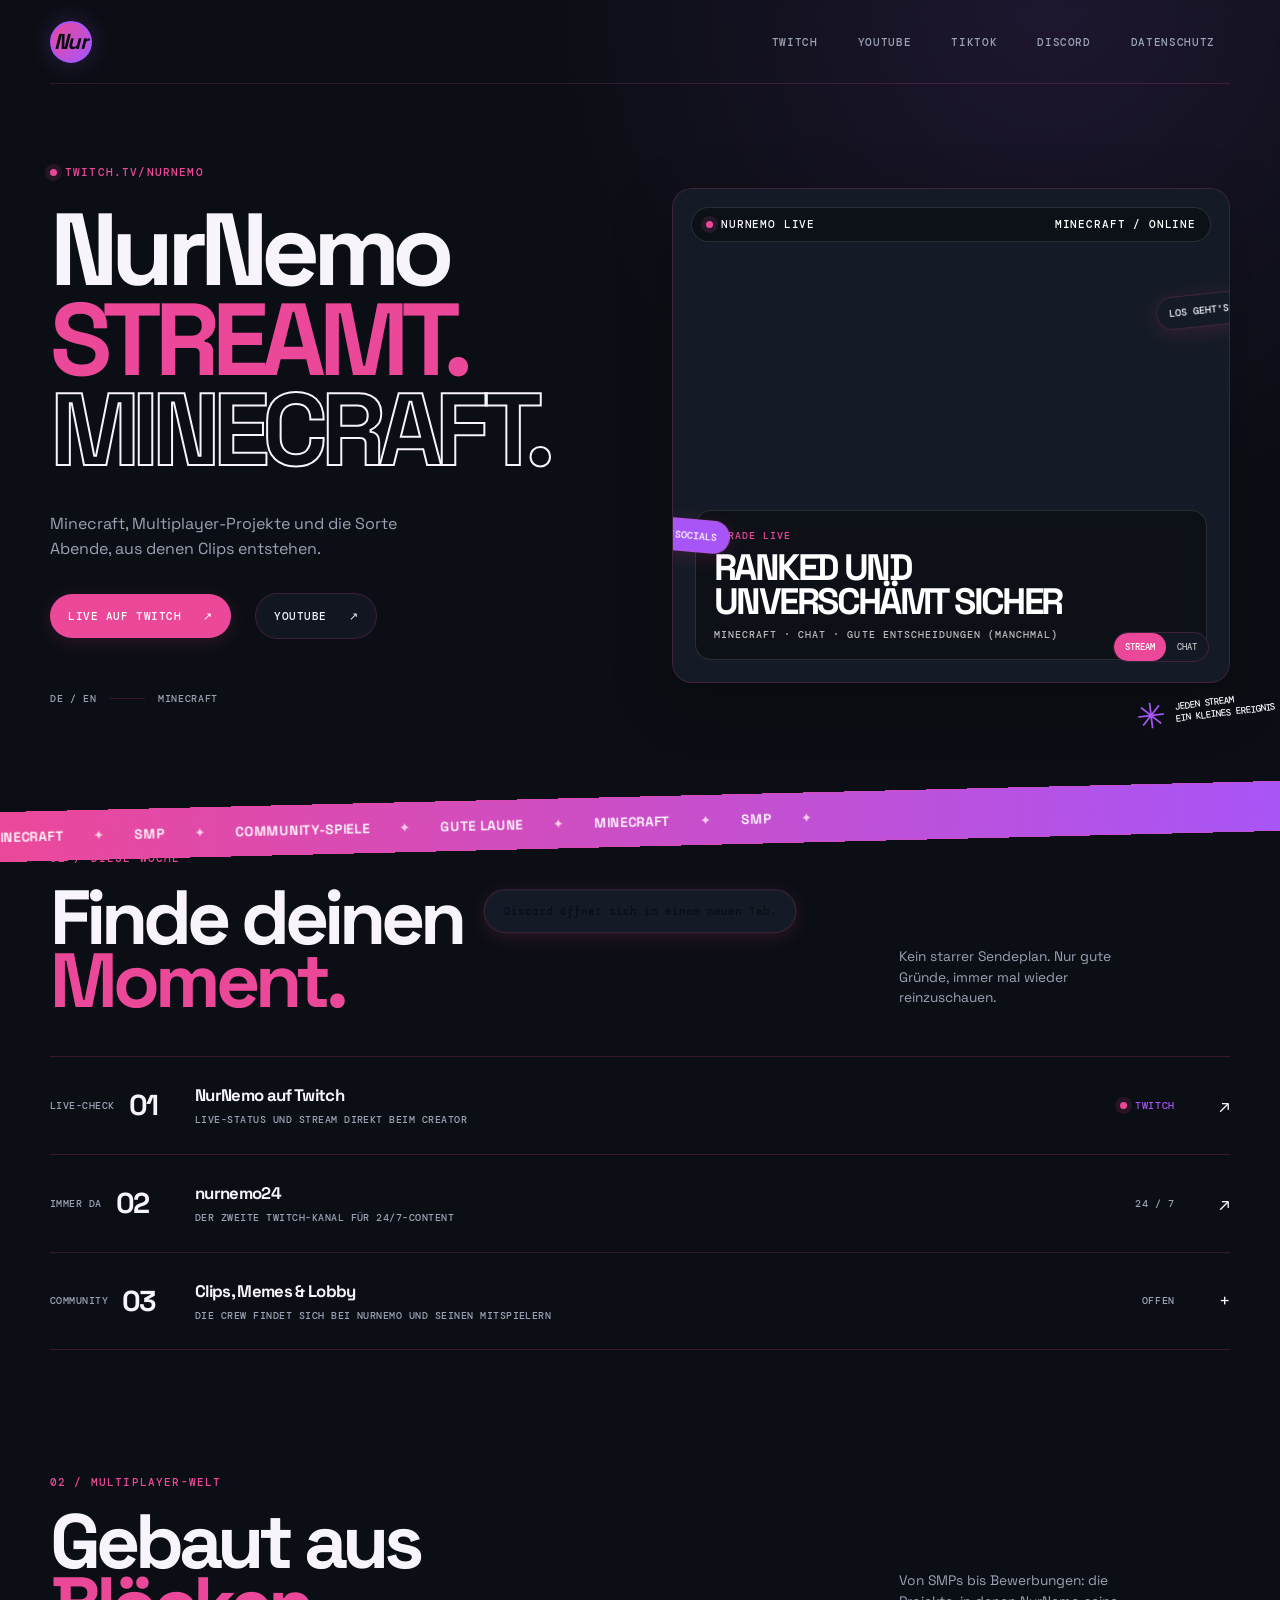
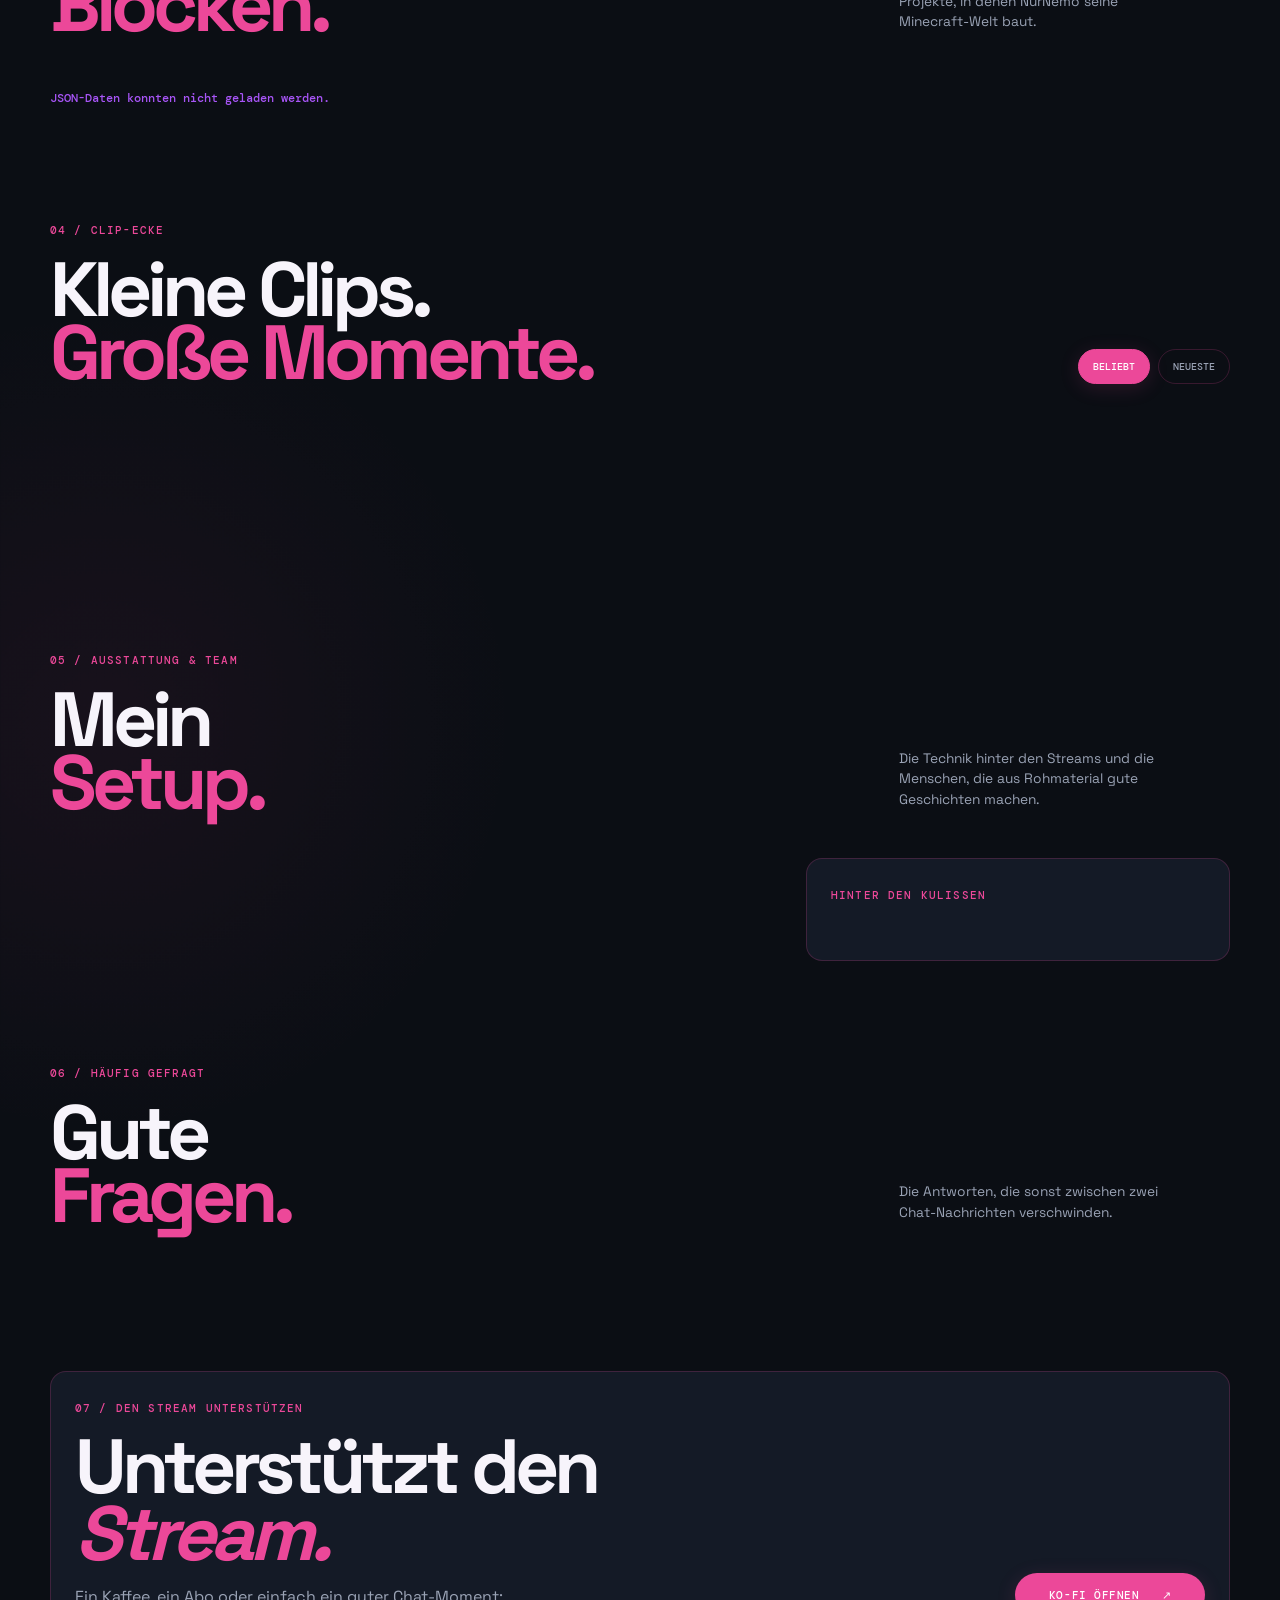
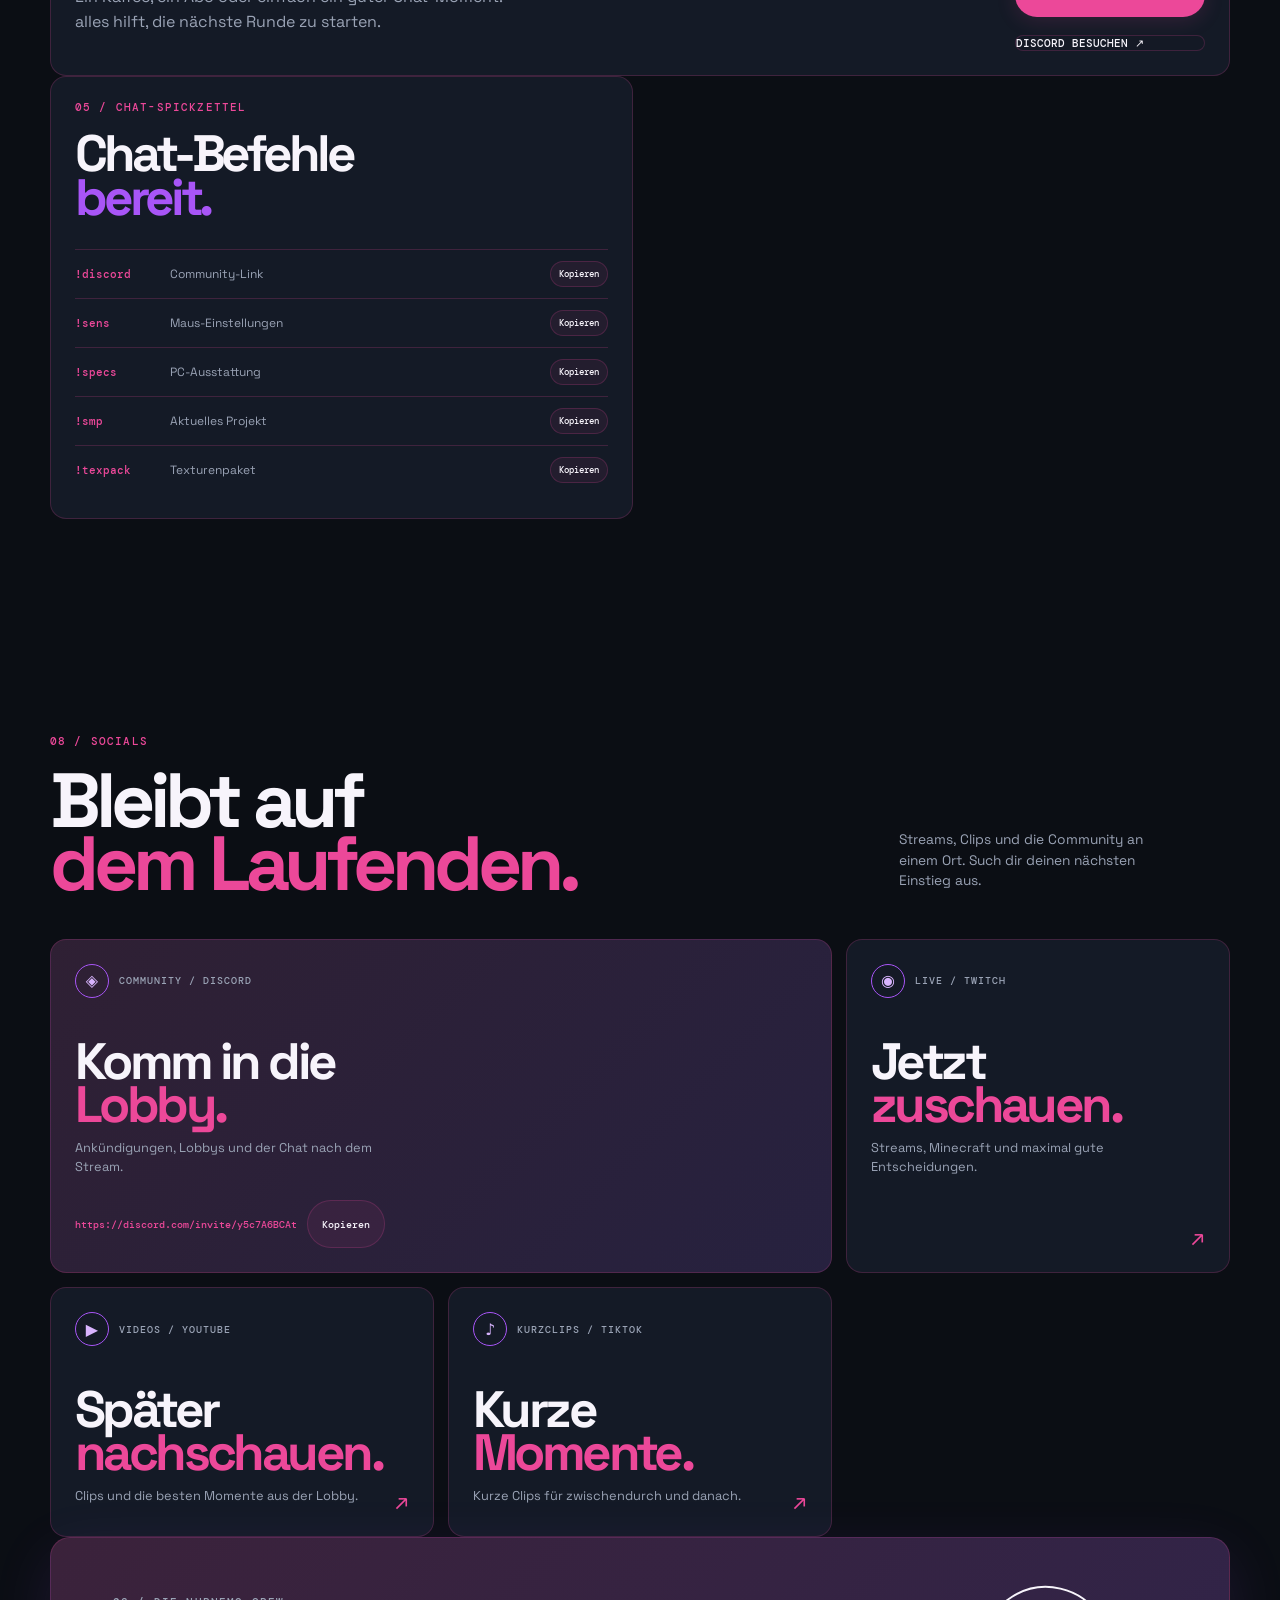
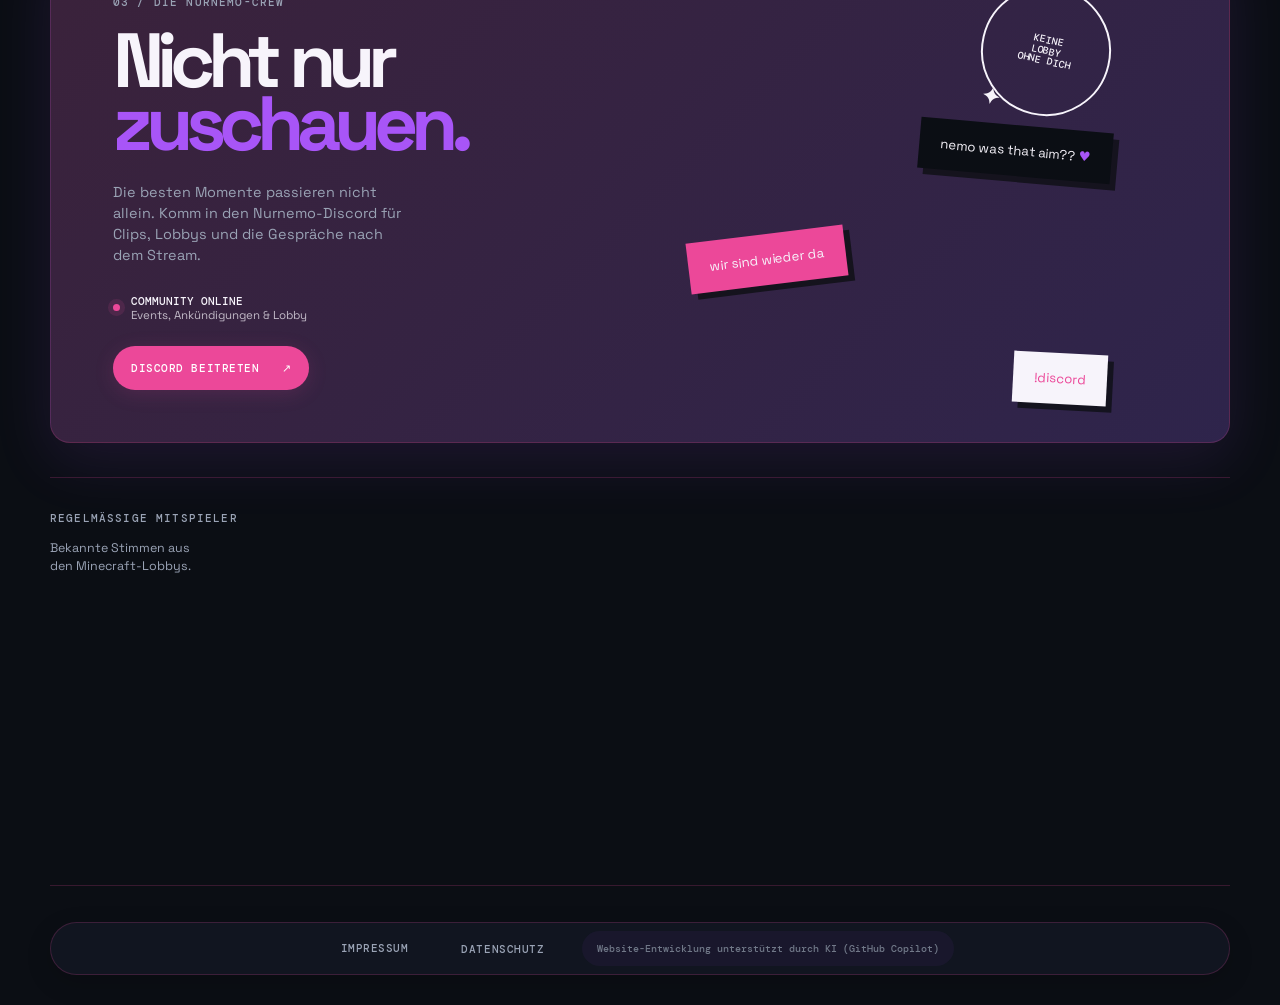
<file: index.html>
<!doctype html>
<html lang="de">
  <head>
    <meta charset="UTF-8" />
    <meta name="viewport" content="width=device-width, initial-scale=1.0" />
    <meta name="description" content="Minecraft, Multiplayer-Projekte und Community live auf Twitch." />
    <meta property="og:title" content="nurnemo — live auf Twitch" />
    <meta property="og:description" content="Minecraft, Multiplayer-Projekte und Community live auf Twitch." />
    <meta property="og:image" content="https://nurnemo.top/assets/og-preview.svg" />
    <meta property="og:url" content="https://nurnemo.top/" />
    <meta property="og:type" content="website" />
    <meta name="twitter:card" content="summary_large_image" />
    <meta name="twitter:title" content="nurnemo — live auf Twitch" />
    <meta name="twitter:description" content="Minecraft, Multiplayer-Projekte und Community live auf Twitch." />
    <meta name="twitter:image" content="https://nurnemo.top/assets/og-preview.svg" />
    <meta name="twitter:url" content="https://nurnemo.top/" />
    <link rel="canonical" href="https://nurnemo.top/" />
    <link rel="icon" href="favicon.svg" type="image/svg+xml" />
    <title>nurnemo — live auf Twitch</title>
    <link rel="preconnect" href="https://fonts.googleapis.com" />
    <link rel="preconnect" href="https://fonts.gstatic.com" crossorigin />
    <link href="https://fonts.googleapis.com/css2?family=DM+Mono:wght@400;500&family=Space+Grotesk:wght@400;500;600;700&display=swap" rel="stylesheet" />
    <link rel="stylesheet" href="style.css" />
    <script async src="https://pagead2.googlesyndication.com/pagead/js/adsbygoogle.js?client=ca-pub-9552411105065596" crossorigin="anonymous"></script>
    <script async src="https://player.twitch.tv/js/embed/v1.js"></script>
  </head>
  <body>
    <div class="noise" aria-hidden="true"></div>
    <header class="site-header">
      <a class="brand" href="#top" aria-label="NurNemo Startseite"><span class="brand-mark"><img id="brand-logo" src="https://static-cdn.jtvnw.net/jtv_user_pictures/d37bd7fe-ee5d-4958-8194-8ab11e742950-profile_image-300x300.png" alt="Offizielles Twitch-Profilbild von NurNemo" /></span></a>
      <nav class="desktop-nav" aria-label="Hauptnavigation">
        <a href="https://www.twitch.tv/nurnemo" target="_blank" rel="noopener noreferrer">Twitch</a>
        <a href="https://www.youtube.com/@nurnemoo" target="_blank" rel="noopener noreferrer">YouTube</a>
        <a href="https://www.tiktok.com/@nurnemo" target="_blank" rel="noopener noreferrer">TikTok</a>
        <a href="discord/">Discord</a>
        <button class="header-privacy-link" id="header-privacy-open" type="button" aria-haspopup="dialog">Datenschutz</button>
      </nav>
      <button class="menu-toggle" type="button" aria-expanded="false" aria-controls="mobile-nav">Menü</button>
    </header>
    <nav id="mobile-nav" class="mobile-nav" aria-label="Mobile Navigation">
      <a href="https://www.twitch.tv/nurnemo" target="_blank" rel="noopener noreferrer">Twitch</a><a href="https://www.youtube.com/@nurnemoo" target="_blank" rel="noopener noreferrer">YouTube</a><a href="https://www.tiktok.com/@nurnemo" target="_blank" rel="noopener noreferrer">TikTok</a><a href="discord/">Discord</a><button class="header-privacy-link" id="mobile-privacy-open" type="button" aria-haspopup="dialog">Datenschutz</button>
    </nav>

    <main id="top">
      <section class="hero section-shell">
        <div class="hero-copy reveal">
          <div class="eyebrow"><span class="live-dot"></span> twitch.tv/nurnemo</div>
            <h1 id="streamer-name">NurNemo<br /><em>STREAMT.</em><br /><span class="outline">MINECRAFT.</span></h1>
            <p class="hero-lede" id="hero-description">Minecraft, Multiplayer-Projekte und die Sorte Abende, aus denen Clips entstehen.</p>
          <div class="hero-actions">
              <a class="button button-primary" id="hero-twitch" href="https://twitch.tv/nurnemo" target="_blank" rel="noopener noreferrer">Live auf Twitch <span>↗</span></a>
              <a class="button button-secondary" id="hero-youtube" href="https://www.youtube.com/@nurnemoo" target="_blank" rel="noopener noreferrer">YouTube <span>↗</span></a>
          </div>
          <div class="hero-meta"><span id="hero-language">DE / EN</span><span class="meta-line"></span><span id="hero-game">Minecraft</span></div>
        </div>
        <div class="hero-visual reveal reveal-delay" id="stream">
          <div class="stream-frame">
            <div class="stream-media" id="stream-media">
              <div class="stream-image" aria-hidden="true"></div>
              <div id="twitch-player-container" aria-label="NurNemo Twitch Stream"></div>
              <iframe id="twitch-chat" title="NurNemo Twitch Chat" src="https://www.twitch.tv/embed/nurnemo/chat?parent=nurnemo.top&amp;parent=www.nurnemo.top&amp;parent=localhost&amp;darkpopout" frameborder="0"></iframe>
            </div>
            <div class="stream-mode-switch" role="group" aria-label="Stream-Ansicht"><button class="stream-mode active" type="button" data-mode="player">Stream</button><button class="stream-mode" type="button" data-mode="chat">Chat</button></div>
            <div class="stream-topbar"><span class="live-label"><span class="live-dot"></span> NURNEMO LIVE</span><span id="stream-category">MINECRAFT / ONLINE</span></div>
            <div class="stream-caption"><span class="caption-kicker">gerade live</span><strong>RANKED UND UNVERSCHÄMT SICHER</strong><span class="caption-game">Minecraft · Chat · gute Entscheidungen (manchmal)</span></div>
            <div class="floating-tag tag-one">LOS GEHT'S</div><div class="floating-tag tag-two">!socials</div>
          </div>
          <div class="visual-note"><span class="scribble">✳</span><span>jeden stream<br />ein kleines ereignis</span></div>
        </div>
      </section>

      <section class="ticker" aria-label="Stream-Themen"><div class="ticker-track" id="focus-ticker"><span>MINECRAFT</span><i>✦</i><span>SMP</span><i>✦</i><span>COMMUNITY-SPIELE</span><i>✦</i><span>GUTE LAUNE</span><i>✦</i><span>MINECRAFT</span><i>✦</i><span>SMP</span><i>✦</i></div></section>

      <section class="schedule section-shell" id="schedule">
        <div class="section-heading"><div><span class="section-index">01 / diese Woche</span><h2>Finde deinen<br /><em>Moment.</em></h2></div><p>Kein starrer Sendeplan. Nur gute Gründe, immer mal wieder reinzuschauen.</p></div>
        <div class="schedule-list">
          <article class="schedule-row today"><div class="day"><span>LIVE-CHECK</span><strong>01</strong></div><div class="schedule-info"><strong>NurNemo auf Twitch</strong><span>Live-Status und Stream direkt beim Creator</span></div><div class="schedule-time"><span class="now-dot"></span>TWITCH</div><a id="schedule-twitch" href="https://www.twitch.tv/nurnemo" target="_blank" rel="noopener noreferrer" aria-label="Livestream öffnen">↗</a></article>
          <article class="schedule-row"><div class="day"><span>immer da</span><strong>02</strong></div><div class="schedule-info"><strong>nurnemo24</strong><span>Der zweite Twitch-Kanal für 24/7-Content</span></div><div class="schedule-time">24 / 7</div><a id="secondary-twitch" href="https://www.twitch.tv/nurnemo24" target="_blank" rel="noopener noreferrer" aria-label="24/7-Twitch-Kanal öffnen">↗</a></article>
          <article class="schedule-row"><div class="day"><span>Community</span><strong>03</strong></div><div class="schedule-info"><strong>Clips, Memes &amp; Lobby</strong><span>Die Crew findet sich bei NurNemo und seinen Mitspielern</span></div><div class="schedule-time">offen</div><a href="#community" aria-label="Community öffnen">+</a></article>
        </div>
      </section>

      <section class="projects section-shell" id="projects">
        <div class="section-heading"><div><span class="section-index">02 / Multiplayer-Welt</span><h2>Gebaut aus<br /><em>Blöcken.</em></h2></div><p>Von SMPs bis Bewerbungen: die Projekte, in denen NurNemo seine Minecraft-Welt baut.</p></div>
        <div class="project-grid" id="project-grid"></div>
      </section>

      <section class="clips-section section-shell" id="clips">
        <div class="section-heading"><div><span class="section-index">04 / Clip-Ecke</span><h2>Kleine Clips.<br /><em>Große Momente.</em></h2></div><div class="filter-buttons" role="group" aria-label="Clips filtern"><button class="clip-filter active" type="button" data-filter="popular">Beliebt</button><button class="clip-filter" type="button" data-filter="latest">Neueste</button></div></div>
        <div class="clips-grid" id="clips-grid"></div>
      </section>

      <section class="setup-section section-shell" id="setup">
        <div class="section-heading"><div><span class="section-index">05 / Ausstattung &amp; Team</span><h2>Mein<br /><em>Setup.</em></h2></div><p>Die Technik hinter den Streams und die Menschen, die aus Rohmaterial gute Geschichten machen.</p></div>
        <div class="setup-layout"><div class="gear-grid" id="gear-grid"></div><div class="team-panel"><span class="section-index">hinter den Kulissen</span><div class="team-list" id="team-list"></div></div></div>
      </section>

      <section class="faq-section section-shell" id="faq">
        <div class="section-heading"><div><span class="section-index">06 / häufig gefragt</span><h2>Gute<br /><em>Fragen.</em></h2></div><p>Die Antworten, die sonst zwischen zwei Chat-Nachrichten verschwinden.</p></div>
        <div class="faq-list" id="faq-list"></div>
      </section>

      <section class="support-section section-shell" id="support">
        <div class="support-panel"><div><span class="section-index">07 / den Stream unterstützen</span><h2>Unterstützt den<br /><em>Stream.</em></h2><p>Ein Kaffee, ein Abo oder einfach ein guter Chat-Moment: alles hilft, die nächste Runde zu starten.</p></div><div class="support-actions"><a class="button button-primary" href="https://ko-fi.com/" target="_blank" rel="noopener noreferrer">Ko-fi öffnen <span>↗</span></a><a class="support-link" href="#community">Discord besuchen <span>↗</span></a></div></div>
      </section>

      <section class="community-tools section-shell" id="tools">
        <div class="tools-panel commands-panel"><div class="section-index">05 / Chat-Spickzettel</div><h3>Chat-Befehle<br /><em>bereit.</em></h3><div class="command-list"><div class="command-row"><code>!discord</code><span>Community-Link</span><button class="copy-command" type="button" data-copy="!discord">Kopieren</button></div><div class="command-row"><code>!sens</code><span>Maus-Einstellungen</span><button class="copy-command" type="button" data-copy="!sens">Kopieren</button></div><div class="command-row"><code>!specs</code><span>PC-Ausstattung</span><button class="copy-command" type="button" data-copy="!specs">Kopieren</button></div><div class="command-row"><code>!smp</code><span>Aktuelles Projekt</span><button class="copy-command" type="button" data-copy="!smp">Kopieren</button></div><div class="command-row"><code>!texpack</code><span>Texturenpaket</span><button class="copy-command" type="button" data-copy="!texpack">Kopieren</button></div></div></div>
      </section>

      <section class="social-section section-shell" id="socials">
        <div class="section-heading"><div><span class="section-index">08 / Socials</span><h2>Bleibt auf<br /><em>dem Laufenden.</em></h2></div><p>Streams, Clips und die Community an einem Ort. Such dir deinen nächsten Einstieg aus.</p></div>
        <div class="social-grid">
          <article class="social-card social-card-discord"><div class="social-card-top"><span class="social-icon" aria-hidden="true">◈</span><span class="social-label">Community / Discord</span></div><h3>Komm in die<br /><em>Lobby.</em></h3><p>Ankündigungen, Lobbys und der Chat nach dem Stream.</p><div class="discord-copy-row"><code id="discord-invite-url">https://discord.com/invite/y5c7A6BCAt</code><button class="copy-discord" id="copy-discord" type="button" data-copy="https://discord.com/invite/y5c7A6BCAt">Kopieren</button></div></article>
          <a class="social-card" id="social-twitch" href="https://www.twitch.tv/nurnemo" target="_blank" rel="noopener noreferrer"><div class="social-card-top"><span class="social-icon" aria-hidden="true">◉</span><span class="social-label">live / Twitch</span></div><h3>Jetzt<br /><em>zuschauen.</em></h3><p>Streams, Minecraft und maximal gute Entscheidungen.</p><span class="social-arrow" aria-hidden="true">↗</span></a>
          <a class="social-card" id="social-youtube" href="https://www.youtube.com/@nurnemoo" target="_blank" rel="noopener noreferrer"><div class="social-card-top"><span class="social-icon" aria-hidden="true">▶</span><span class="social-label">Videos / YouTube</span></div><h3>Später<br /><em>nachschauen.</em></h3><p>Clips und die besten Momente aus der Lobby.</p><span class="social-arrow" aria-hidden="true">↗</span></a>
          <a class="social-card" id="social-tiktok" href="https://www.tiktok.com/@nurnemo" target="_blank" rel="noopener noreferrer"><div class="social-card-top"><span class="social-icon" aria-hidden="true">♪</span><span class="social-label">Kurzclips / TikTok</span></div><h3>Kurze<br /><em>Momente.</em></h3><p>Kurze Clips für zwischendurch und danach.</p><span class="social-arrow" aria-hidden="true">↗</span></a>
        </div>
      </section>

      <section class="community section-shell" id="community">
        <div class="community-card"><div class="community-copy"><span class="section-index">03 / die Nurnemo-Crew</span><h2>Nicht nur<br /><em>zuschauen.</em></h2><p>Die besten Momente passieren nicht allein. Komm in den Nurnemo-Discord für Clips, Lobbys und die Gespräche nach dem Stream.</p><div class="community-status"><span class="pulse-dot"></span><strong>Community online</strong><small>Events, Ankündigungen &amp; Lobby</small></div><a class="button button-light" id="discord-button" href="discord/">Discord beitreten <span>↗</span></a></div><div class="community-stamp" aria-hidden="true"><span>KEINE<br />LOBBY<br />OHNE DICH</span><b>✦</b></div><div class="chat-stack"><div class="chat-bubble bubble-a">nemo was that aim?? <span>♥</span></div><div class="chat-bubble bubble-b">wir sind wieder da</div><div class="chat-bubble bubble-c">!discord</div></div></div>
        <div class="collabs"><div><span class="section-index">regelmäßige Mitspieler</span><p>Bekannte Stimmen aus den Minecraft-Lobbys.</p></div><div class="collab-list" id="collab-list"></div></div>
      </section>
    </main>

    <div class="ad-slot" aria-label="Werbung"><ins class="adsbygoogle" style="display:block" data-ad-client="ca-pub-9552411105065596" data-ad-format="auto" data-full-width-responsive="true"></ins><script>(adsbygoogle = window.adsbygoogle || []).push({});</script></div>
    <footer class="site-footer section-shell"><div class="footer-links"><a href="https://www.joinx.de/impressum/nurnemo" target="_blank" rel="noopener noreferrer">Impressum</a><button class="footer-legal-link" id="privacy-open" type="button" aria-haspopup="dialog">Datenschutz</button><span class="footer-note">Website-Entwicklung unterstützt durch KI (GitHub Copilot)</span></div></footer>
    <div class="privacy-modal" id="privacy-modal" aria-hidden="true"><div class="privacy-modal-inner" role="dialog" aria-modal="true" aria-labelledby="privacy-title"><button class="privacy-modal-close" id="privacy-close" type="button" aria-label="Datenschutzhinweise schließen">✕</button><span class="section-index">privacy / transparenz</span><h2 id="privacy-title">Datenschutz &amp;<br /><em>externe Medien.</em></h2><div class="privacy-copy"><p>Diese Website verwendet Google AdSense zur Einbindung von Werbeanzeigen. Google kann dabei Cookies, IP-Adressen und Web-Beacons verarbeiten, um personalisierte oder nicht-personalisierte Anzeigen auszuliefern.</p><p>Beim Aufruf können externe Inhalte geladen werden, wodurch Daten wie IP-Adresse, Browserinformationen und Zeitpunkt an den jeweiligen Anbieter übertragen werden. Das betrifft insbesondere Google AdSense, den eingebetteten Twitch-Player und Twitch-Chat, externe Links zu Twitch, YouTube, TikTok und Discord sowie Schriftarten von Google Fonts und das Hintergrundbild von Unsplash. Diese Inhalte werden nur im Rahmen der jeweiligen Anbieter verarbeitet. Bitte beachte zusätzlich deren Datenschutzerklärungen.</p><p>Die Theme-Auswahl wird ausschließlich lokal in deinem Browser (<code>localStorage</code>) gespeichert und nicht an uns übertragen. Verantwortliche Kontaktinformationen findest du im <a href="https://www.joinx.de/impressum/nurnemo" target="_blank" rel="noopener noreferrer">Impressum ↗</a>.</p></div></div></div>
    <div class="toast" role="status" aria-live="polite">Discord öffnet sich in einem neuen Tab.</div>
    <div class="clip-modal" id="clip-modal" aria-hidden="true"><div class="clip-modal-inner" role="dialog" aria-modal="true" aria-labelledby="clip-modal-title"><button class="clip-modal-close" id="clip-modal-close" type="button" aria-label="Clip schließen">×</button><h2 id="clip-modal-title"></h2><iframe id="clip-frame" title="Twitch Clip" allowfullscreen></iframe></div></div>
    <script id="streamer-data" type="application/json">
      {
        "streamer": {
          "name": "NurNemo",
          "logo": "https://static-cdn.jtvnw.net/jtv_user_pictures/d37bd7fe-ee5d-4958-8194-8ab11e742950-profile_image-300x300.png",
          "language": "de-DE",
          "primary_game": "Minecraft",
          "social_media": {
            "twitch": {
              "main_channel": "https://www.twitch.tv/nurnemo",
              "secondary_channel_24_7": "https://www.twitch.tv/nurnemo24"
            },
            "youtube": {
              "main_channel": {
                "url": "https://www.youtube.com/@nurnemoo"
              }
            }
          },
          "content_focus": [
            "Minecraft Survival Multiplayer (SMP)",
            "Minecraft Challenges (z.B. mit Voicechanger)",
            "Bedwars & Skywars",
            "Minecraft Rollenspiel & Großprojekte"
          ],
          "known_projects": [
            "Minecraft Egoist",
            "Craftcore",
            "Minecraft Helden 3",
            "Craft Attack Newcomer",
            "WindSMP",
            "HeldenInsel",
            "HugoSMP"
          ],
          "frequent_collaborators": [
            "Minooo99_",
            "NywoYT",
            "Blackcheck",
            "Jerome",
            "Stachliger",
            "hvnncs",
            "Melvin501"
          ],
          "setup": {
            "Tastatur": "Wooting 80HE",
            "Maus": "Logitech G Pro X Superlight"
          },
          "team": {
            "Videoschnitt": "@taviootv",
            "Thumbnails": "@iamsimi09"
          },
          "faq": [
            {
              "question": "Welche Tastatur und Maus nutzt NurNemo?",
              "answer": "Als Tastatur kommt die Wooting 80HE zum Einsatz, kombiniert mit der Logitech G Pro X Superlight Maus."
            },
            {
              "question": "Wo finde ich den Discord-Server?",
              "answer": "Über den Einladungslink https://discord.com/invite/y5c7A6BCAt gelangst du direkt auf den Server."
            },
            {
              "question": "Wer schneidet die Videos und erstellt die Thumbnails?",
              "answer": "Der Videoschnitt stammt von @taviootv, während die Thumbnails von @iamsimi09 gestaltet werden."
            }
          ],
          "clips": [
            {
              "title": "Minecraft Helden 3 Bewerbung",
              "platform": "YouTube",
              "embed_url": "https://www.youtube.com/embed/EeW6rCL_Ic0"
            },
            {
              "title": "Minecraft mit Voicechanger",
              "platform": "YouTube",
              "embed_url": "https://www.youtube.com/embed/IlnfBXpLI6Y"
            }
          ]
        }
      }
    </script>
    <script src="script.js"></script>
  </body>
</html>
</file>
<file: style.css>
.privacy-modal{position:fixed!important;top:0!important;left:0!important;right:0!important;bottom:0!important;inset:0!important;z-index:60;display:none!important;padding:20px;background:rgba(0,0,0,.8)!important;backdrop-filter:blur(5px)!important;-webkit-backdrop-filter:blur(5px)!important}.privacy-modal.open{display:block!important}.privacy-modal[aria-hidden="true"]{display:none!important}.privacy-modal-inner{position:absolute!important;top:50%!important;left:50%!important;transform:translate(-50%,-50%)!important;width:min(680px,calc(100% - 40px));max-height:calc(100vh - 40px);overflow:auto;padding:34px;background:var(--panel);border:1px solid var(--line);box-shadow:0 20px 70px rgba(0,0,0,.45)}.privacy-modal-inner .privacy-modal-close{position:absolute!important;top:15px!important;right:15px!important;width:48px!important;height:48px!important;padding:0!important;display:grid!important;place-items:center!important;background:transparent!important;border:none!important;border-radius:0!important;color:#fff!important;box-shadow:none!important;font:400 1.8rem/1 var(--display)!important;cursor:pointer!important}.privacy-modal-inner .privacy-modal-close:hover{color:#d7ff3f!important;background:transparent!important;border:none!important}.privacy-copy a{color:#d7ff3f!important;text-decoration:underline!important;text-decoration-thickness:1px;text-underline-offset:3px}.privacy-modal-inner .privacy-copy p:empty,.privacy-modal-inner .section-index:empty{display:none!important}
@media(max-width:760px){.privacy-modal{padding:12px}.privacy-modal-inner{width:calc(100% - 24px);max-height:calc(100vh - 24px);padding:28px 20px 22px}.privacy-modal-inner .privacy-modal-close{top:12px!important;right:12px!important}}
.site-header{display:flex!important;align-items:center;gap:1rem;flex-wrap:wrap}.desktop-nav{display:flex;align-items:center;gap:1rem;flex-wrap:wrap;margin-left:auto}.header-tools{display:flex;align-items:center;gap:1rem;flex-wrap:wrap}.footer-links{display:flex!important;align-items:center;gap:1rem;flex-wrap:wrap}.footer-legal-link{appearance:none!important;-webkit-appearance:none!important;border:0!important;border-radius:0!important;background:transparent!important;box-shadow:none!important;color:var(--muted)!important;font:500 .68rem var(--mono)!important;text-transform:uppercase;letter-spacing:.08em;text-decoration:none;cursor:pointer}.footer-legal-link:hover{color:var(--acid)!important}
@media(max-width:760px){.site-header{gap:.75rem}.desktop-nav{gap:.75rem}.header-tools{gap:.5rem}.footer-links{flex-direction:column;align-items:stretch;gap:0}.footer-links a,.footer-legal-link{width:100%;min-height:48px;display:flex;align-items:center;padding:8px 0}}
.sound-button{position:relative}.sound-button .sound-status{display:inline-grid;place-items:center;width:24px;height:24px;margin-left:auto;margin-bottom:0;color:var(--acid);font-size:.7rem}.sound-button.sound-unavailable{cursor:not-allowed;opacity:.52;border-color:var(--muted)}.sound-button.sound-unavailable .sound-status{color:var(--coral)}.sound-button.sound-unavailable:hover{border-color:var(--muted);background:transparent;color:var(--muted)}
.brand-mark{position:relative;border:2px solid #9146ff;box-shadow:0 0 0 2px rgba(145,70,255,.14),0 0 18px rgba(145,70,255,.35);transition:transform .2s ease,box-shadow .2s ease;background:#9146ff;color:#fff}.brand:hover .brand-mark{transform:scale(1.08);box-shadow:0 0 0 3px rgba(145,70,255,.2),0 0 24px rgba(145,70,255,.58)}.brand-mark img{border-radius:50%;object-fit:cover}.brand-mark.logo-fallback{font-family:var(--display);font-style:normal;font-weight:700;font-size:.95rem;line-height:1;color:#fff}
 .clip-embed{position:relative;aspect-ratio:16/9;background:var(--panel);overflow:hidden}.clip-embed.is-vertical{aspect-ratio:9/16;max-width:360px;margin-inline:auto}.clip-embed .clip-player{width:100%;height:100%;border:0;display:block}.clip-embed .clip-player.is-fallback{outline:1px solid var(--acid)}.clip-modal-inner.is-vertical iframe{width:auto;max-width:100%;height:min(70vh,720px);aspect-ratio:9/16;margin-inline:auto}.clip-modal-inner:not(.is-vertical) iframe{aspect-ratio:16/9;height:auto}
@media(max-width:760px){.clip-embed.is-vertical{max-width:260px}.clip-modal-inner.is-vertical iframe{height:min(70vh,560px)}}
 .social-section{padding:100px 0 0}.social-grid{display:grid;grid-template-columns:repeat(3,1fr);gap:14px}.social-card{position:relative;min-height:250px;padding:24px;border:1px solid var(--line);background:linear-gradient(145deg,rgba(255,255,255,.08),rgba(255,255,255,.02));color:var(--ink);text-decoration:none;overflow:hidden;transition:transform .25s ease,border-color .25s ease,background .25s ease,box-shadow .25s ease}.social-card:hover{transform:translateY(-6px);border-color:var(--acid);background:linear-gradient(145deg,rgba(215,255,63,.14),rgba(255,255,255,.03));box-shadow:0 18px 45px rgba(0,0,0,.2)}.social-card-discord{grid-column:span 2;background:linear-gradient(135deg,rgba(215,255,63,.16),rgba(255,255,255,.04) 65%)}.social-card-discord:hover{background:linear-gradient(135deg,rgba(215,255,63,.22),rgba(255,255,255,.05) 65%)}.social-card-top{display:flex;align-items:center;gap:10px}.social-icon{display:grid;place-items:center;width:34px;height:34px;border:1px solid var(--acid);border-radius:50%;color:var(--acid);font-size:1rem}.social-label{font:500 .62rem var(--mono);letter-spacing:.1em;text-transform:uppercase;color:var(--muted)}.social-card h3{margin:42px 0 12px;font-size:clamp(2.1rem,4vw,3.8rem);line-height:.84;letter-spacing:-.07em}.social-card h3 em{color:var(--acid);font-style:normal}.social-card p{max-width:300px;margin:0;color:var(--muted);font-size:.8rem;line-height:1.5}.social-arrow{position:absolute;right:24px;bottom:20px;color:var(--acid);font-size:1.4rem}.discord-copy-row{display:flex;align-items:center;gap:10px;margin-top:24px;max-width:100%}.discord-copy-row code{min-width:0;overflow:hidden;text-overflow:ellipsis;white-space:nowrap;color:var(--acid);font:500 .65rem var(--mono)}.copy-discord{min-height:48px;padding:10px 14px;border:1px solid var(--acid);background:var(--acid);color:var(--paper);font:500 .64rem var(--mono);cursor:pointer;white-space:nowrap;transition:background .2s ease,color .2s ease,transform .2s ease}.copy-discord:hover{transform:translateY(-2px);background:transparent;color:var(--acid)}.copy-discord.copied{background:var(--ink);color:var(--acid)}
@media(max-width:760px){.social-section{padding-top:75px}.social-grid{grid-template-columns:1fr}.social-card-discord{grid-column:auto}.social-card{min-height:220px;padding:20px}.social-card h3{margin-top:32px}.discord-copy-row{align-items:stretch;flex-direction:column}.discord-copy-row code{display:block;max-width:100%;padding:8px 0}.copy-discord{width:100%}}
.site-footer{display:grid;grid-template-columns:auto 1fr;align-items:start;gap:16px 34px;padding:72px 0 34px;border-top:1px solid var(--line);margin-top:110px;color:var(--muted)}.site-footer .brand{color:var(--ink)}.site-footer>p{margin:6px 0 0;font:500 .68rem var(--mono);text-transform:uppercase;letter-spacing:.08em}.footer-links{display:flex;flex-wrap:wrap;align-items:center;gap:8px 20px;grid-column:1 / -1;padding-top:20px;border-top:1px solid var(--line)}.footer-links a,.footer-legal-link{min-height:48px;display:inline-flex;align-items:center;background:none;border:0;padding:8px 0;color:var(--muted);font:500 .68rem var(--mono);text-transform:uppercase;letter-spacing:.08em;text-decoration:none;cursor:pointer}.footer-links a:hover,.footer-legal-link:hover{color:var(--acid)}.footer-note{grid-column:1 / -1!important;margin:0!important;font-size:.62rem!important;text-transform:none!important;letter-spacing:0!important;opacity:.72}.privacy-modal{position:fixed;inset:0;z-index:60;display:none;place-items:center;padding:20px;background:rgba(4,5,6,.82);backdrop-filter:blur(12px)}.privacy-modal.open{display:grid}.privacy-modal-inner{position:relative;width:min(680px,100%);max-height:min(720px,calc(100vh - 40px));overflow:auto;padding:34px;background:var(--panel);border:1px solid var(--line);box-shadow:0 20px 70px rgba(0,0,0,.3)}.privacy-modal-inner h2{margin:18px 0 24px;font-size:clamp(2.5rem,7vw,4.8rem);line-height:.88;letter-spacing:-.07em}.privacy-modal-inner h2 em{color:var(--acid);font-style:normal}.privacy-copy{color:var(--muted);font-size:.9rem;line-height:1.65}.privacy-copy p{margin:0 0 18px}.privacy-copy a{color:var(--acid);text-underline-offset:3px}.privacy-modal-close{position:absolute;top:12px;right:12px;width:48px;height:48px;border:1px solid var(--line);background:transparent;color:var(--ink);font-size:1.8rem;cursor:pointer}.privacy-modal-close:hover{border-color:var(--acid);color:var(--acid)}
@media(max-width:760px){
	html,body{max-width:100%;overflow-x:hidden}
	.section-shell,.site-header{width:calc(100% - 32px) !important;max-width:100%}
	.site-header{min-height:72px;height:auto;padding:12px 0;gap:8px}
	.brand{min-height:48px;flex-shrink:0}
	.header-tools{gap:6px}
	.header-cta{min-height:48px;padding:10px 12px}
	.header-cta .pulse-dot{display:none}
	.schedule-row{grid-template-columns:44px minmax(0,1fr) minmax(0,auto) 48px !important}
	.schedule-row>*{min-width:0}
	.schedule-time{width:auto !important;max-width:100%;overflow-wrap:anywhere}
	.stream-caption{left:12px;right:12px;max-width:calc(100% - 24px);width:auto}
	.theme-toggle,.menu-toggle{width:48px;height:48px;min-width:48px;min-height:48px}
	.hero{display:flex !important;flex-direction:column;align-items:stretch;gap:42px;padding:56px 0 68px;min-height:0}
	.hero h1{font-size:clamp(3.3rem,19vw,5.5rem);max-width:100%;overflow-wrap:anywhere}
	.hero-copy,.hero-visual,.stream-frame,.stream-media{max-width:100%;min-width:0}
	.hero-actions{display:grid;grid-template-columns:1fr;gap:10px}
	.button,.support-link,.clip-filter,.sound-button,.copy-command,.stream-mode,.mobile-nav a{min-width:48px;min-height:48px;display:inline-flex;align-items:center;justify-content:center}
	.hero-actions .button{width:100%;padding:12px 16px;font-size:.68rem}
	.stream-frame{width:100%;box-shadow:7px 7px 0 var(--acid)}
	.stream-mode-switch{right:8px;bottom:8px}
	.stream-mode{padding:8px 12px}
	.section-heading{display:flex;flex-direction:column;gap:20px}
	.section-heading h2{font-size:clamp(2.8rem,14vw,4.6rem)}
	.section-heading p{max-width:100%}
	.project-grid,.clips-grid,.community-tools,.setup-layout,.gear-grid,.faq-list,.discord-facts{grid-template-columns:1fr !important}
	.project-card,.gear-card{min-height:132px}
	.schedule-row{grid-template-columns:52px minmax(0,1fr) auto 48px;gap:10px;padding:16px 0}
	.schedule-info strong,.schedule-info span{overflow-wrap:anywhere}
	.schedule-row>a{width:48px;height:48px;display:grid;place-items:center}
	.collabs{display:block}
	.collab-list{display:grid;grid-template-columns:1fr;gap:8px}
	.collab-tag{min-height:48px;display:flex;align-items:center}
	.sound-grid{grid-template-columns:1fr !important}
	.sound-button{width:100%;justify-content:flex-start;padding:12px 16px}
	.command-row{grid-template-columns:minmax(0,1fr) auto !important;gap:8px}
	.command-row span{grid-column:1 / -1;grid-row:2}
	.command-row code{min-width:0;overflow-wrap:anywhere}
	.copy-command{padding:8px 12px}
	.support-panel{width:100%;max-width:100%;padding:22px}
	.support-actions{width:100%}
	.support-actions .button,.support-link{width:100%}
	.footer-links{display:grid;grid-template-columns:1fr;gap:0}
	.footer-links a{min-height:48px;display:flex;align-items:center}
	.mobile-nav{left:16px;right:16px;top:76px;max-width:calc(100% - 32px)}
	.mobile-nav a{justify-content:flex-start;padding:0 12px}
	.clip-modal{padding:12px}
	.clip-modal-inner{width:100%;max-width:100%;padding:16px}
	img,iframe,video{max-width:100%}
	.discord-landing h1{font-size:clamp(3.5rem,19vw,6rem);max-width:100%;overflow-wrap:anywhere}
	.discord-actions,.discord-actions .button,.discord-actions .support-link{width:100%}
	.site-footer{grid-template-columns:1fr;gap:18px;padding:58px 0 28px;margin-top:76px}
	.site-footer>p{margin-top:0}
	.footer-links{grid-column:1;gap:0;padding-top:16px}
	.footer-note{grid-column:1!important}
	.privacy-modal{padding:12px}
	.privacy-modal-inner{max-height:calc(100vh - 24px);padding:28px 20px 22px}
}
@media(max-width:400px){
	.header-cta{display:none !important}
}
@import url('https://fonts.googleapis.com/css2?family=DM+Mono:wght@400;500&family=Space+Grotesk:wght@400;500;600;700&display=swap');

:root{--ink:#171717;--paper:#f2efe9;--acid:#d8f36a;--coral:#ff684e;--muted:#817d76;--line:rgba(23,23,23,.18);--display:'Space Grotesk',sans-serif;--mono:'DM Mono',monospace}
*{box-sizing:border-box}html{scroll-behavior:smooth}body{margin:0;background:var(--paper);color:var(--ink);font-family:var(--display);overflow-x:hidden}.noise{position:fixed;inset:0;pointer-events:none;opacity:.035;z-index:10;background-image:url("data:image/svg+xml,%3Csvg viewBox='0 0 160 160' xmlns='http://www.w3.org/2000/svg'%3E%3Cfilter id='n'%3E%3CfeTurbulence type='fractalNoise' baseFrequency='.8' numOctaves='3' stitchTiles='stitch'/%3E%3C/filter%3E%3Crect width='100%25' height='100%25' filter='url(%23n)' opacity='.7'/%3E%3C/svg%3E")}.section-shell,.site-header{width:min(1180px,calc(100% - 80px));margin-inline:auto}.site-header{height:92px;display:flex;align-items:center;justify-content:space-between;border-bottom:1px solid var(--line);position:relative;z-index:20}.brand{display:flex;align-items:center;gap:10px;text-decoration:none;color:var(--ink);font-weight:700;font-size:1.15rem;letter-spacing:-.04em}.brand-mark{display:grid;place-items:center;width:29px;height:29px;background:var(--ink);color:var(--acid);font-size:1.35rem;border-radius:50%;font-style:italic}.desktop-nav{display:flex;gap:37px;margin-left:100px}.desktop-nav a,.footer-links a{font:500 .72rem var(--mono);text-transform:uppercase;letter-spacing:.08em;color:var(--ink);text-decoration:none}.desktop-nav a:hover,.footer-links a:hover{color:var(--coral)}.header-cta{font:500 .7rem var(--mono);letter-spacing:.06em;text-decoration:none;color:var(--ink);border:1px solid var(--ink);padding:12px 15px;display:flex;align-items:center;gap:9px}.pulse-dot,.live-dot,.now-dot{display:inline-block;width:7px;height:7px;border-radius:50%;background:var(--coral)}.pulse-dot{animation:pulse 1.5s infinite}.menu-toggle,.mobile-nav{display:none}.hero{min-height:650px;display:grid;grid-template-columns:1fr 1fr;align-items:center;gap:70px;padding:75px 0 85px}.eyebrow,.section-index{font:500 .66rem var(--mono);letter-spacing:.1em;text-transform:uppercase}.eyebrow{display:flex;align-items:center;gap:8px;margin-bottom:26px}.hero h1{font-size:clamp(4.5rem,9vw,8.7rem);line-height:.81;letter-spacing:-.095em;margin:0 0 37px;font-weight:700}.hero h1 em,.section-heading h2 em,.community h2 em{color:var(--coral);font-style:normal}.outline{color:transparent;-webkit-text-stroke:2px var(--ink)}.hero-lede{max-width:390px;font-size:1rem;line-height:1.55;margin:0 0 31px;color:#47443f}.hero-actions{display:flex;align-items:center;gap:24px;flex-wrap:wrap}.button{border:0;text-decoration:none;display:inline-flex;align-items:center;justify-content:center;gap:22px;padding:15px 18px;font:500 .7rem var(--mono);text-transform:uppercase;letter-spacing:.05em;cursor:pointer}.button-primary{background:var(--ink);color:var(--paper)}.button-primary:hover{background:var(--coral)}.text-link{color:var(--ink);font:500 .67rem var(--mono);text-decoration:none;border-bottom:1px solid var(--ink);padding-bottom:4px}.text-link span{padding-left:7px}.hero-meta{display:flex;gap:13px;align-items:center;margin-top:53px;color:var(--muted);font:500 .62rem var(--mono);text-transform:uppercase;letter-spacing:.07em}.meta-line{height:1px;width:35px;background:var(--line)}.hero-visual{position:relative}.stream-frame{height:495px;position:relative;overflow:hidden;background:var(--coral);box-shadow:14px 14px 0 var(--acid)}.stream-image{position:absolute;inset:0;background-image:linear-gradient(180deg,rgba(15,15,15,.1) 20%,rgba(15,15,15,.86) 100%),url('https://images.unsplash.com/photo-1542751371-adc38448a05e?auto=format&fit=crop&w=1200&q=85');background-size:cover;background-position:center}.stream-topbar{position:absolute;top:0;left:0;right:0;display:flex;justify-content:space-between;padding:21px 22px;color:#fff;font:500 .66rem var(--mono);letter-spacing:.08em}.live-label{display:flex;gap:8px;align-items:center}.stream-caption{position:absolute;left:28px;bottom:27px;color:white;display:grid;gap:9px}.caption-kicker,.caption-game{font:500 .64rem var(--mono);text-transform:uppercase;letter-spacing:.1em;color:var(--acid)}.stream-caption strong{font-size:clamp(1.45rem,3vw,2.3rem);line-height:.92;letter-spacing:-.07em;max-width:400px}.caption-game{color:rgba(255,255,255,.72)}.floating-tag{position:absolute;background:var(--acid);padding:9px 12px;font:500 .62rem var(--mono);text-transform:uppercase;transform:rotate(-6deg)}.tag-one{top:105px;right:-13px}.tag-two{bottom:130px;left:-17px;transform:rotate(5deg);background:var(--ink);color:var(--acid)}.visual-note{display:flex;align-items:center;gap:10px;position:absolute;right:-45px;bottom:-49px;font:500 .59rem var(--mono);line-height:1.25;text-transform:uppercase;transform:rotate(-7deg)}.scribble{font-size:2.2rem;color:var(--coral)}.ticker{background:var(--ink);color:var(--acid);overflow:hidden;padding:15px 0;transform:rotate(-1.4deg) scale(1.02);margin:14px 0 110px}.ticker-track{display:flex;gap:29px;align-items:center;width:max-content;animation:marquee 24s linear infinite;font-size:.82rem;font-weight:600;letter-spacing:.04em}.ticker i{color:var(--coral);font-style:normal}.schedule{padding-bottom:120px}.section-heading{display:flex;justify-content:space-between;align-items:flex-end;margin-bottom:44px}.section-heading h2,.community h2{font-size:clamp(3rem,6vw,6.2rem);line-height:.82;letter-spacing:-.09em;margin:19px 0 0}.section-heading p{max-width:260px;color:#69655f;font-size:.86rem;line-height:1.5;margin:0 6% 4px 0}.schedule-row{display:grid;grid-template-columns:120px 1fr 220px 30px;align-items:center;border-top:1px solid var(--line);min-height:98px;gap:25px}.schedule-row:last-child{border-bottom:1px solid var(--line)}.day{display:flex;align-items:center;gap:14px}.day span,.schedule-info span{font:500 .6rem var(--mono);text-transform:uppercase;color:var(--muted);letter-spacing:.05em}.day strong{font-size:1.8rem;letter-spacing:-.08em}.schedule-info{display:grid;gap:7px}.schedule-info strong{font-size:1.05rem;letter-spacing:-.04em}.schedule-time{font:500 .65rem var(--mono);text-transform:uppercase;letter-spacing:.06em;text-align:right}.today .schedule-time{color:var(--coral);display:flex;gap:8px;justify-content:flex-end;align-items:center}.schedule-row>a{font-size:1.15rem;color:var(--ink);text-decoration:none;text-align:right}.schedule-row>a:hover{color:var(--coral)}.community{padding-bottom:100px}.community-card{min-height:430px;background:var(--coral);position:relative;overflow:hidden;padding:52px 62px;display:flex}.community .section-index{color:rgba(23,23,23,.62)}.community h2{margin-top:18px}.community-copy p{max-width:300px;line-height:1.45;margin:27px 0 28px;font-size:.9rem}.button-light{background:var(--ink);color:var(--acid)}.button-light:hover{background:var(--paper);color:var(--ink)}.community-stamp{position:absolute;top:48px;right:10%;width:130px;height:130px;border:2px solid var(--ink);border-radius:50%;display:grid;place-items:center;text-align:center;transform:rotate(13deg);font:500 .62rem var(--mono);line-height:1.1}.community-stamp b{position:absolute;font-size:1.4rem;bottom:-8px;left:10px}.chat-stack{position:absolute;bottom:0;right:5%;width:45%;height:75%}.chat-bubble{position:absolute;background:var(--paper);padding:17px 21px;box-shadow:6px 6px 0 var(--ink);font-size:.83rem;white-space:nowrap}.chat-bubble span{color:var(--coral)}.bubble-a{top:16%;right:11%;transform:rotate(5deg)}.bubble-b{top:45%;left:9%;background:var(--acid);transform:rotate(-7deg)}.bubble-c{bottom:10%;right:12%;background:var(--ink);color:var(--acid);transform:rotate(3deg)}.site-footer{border-top:1px solid var(--line);padding:28px 0 35px;display:flex;align-items:center;justify-content:space-between}.site-footer p{font:500 .63rem var(--mono);text-transform:uppercase;color:var(--muted);letter-spacing:.07em}.footer-links{display:flex;gap:25px}.toast{position:fixed;bottom:24px;left:50%;transform:translate(-50%,130%);background:var(--ink);color:var(--acid);padding:14px 19px;font:500 .67rem var(--mono);transition:transform .3s ease;z-index:30}.toast.visible{transform:translate(-50%,0)}.reveal{animation:rise .8s ease both}.reveal-delay{animation-delay:.16s}@keyframes rise{from{opacity:0;transform:translateY(20px)}to{opacity:1;transform:translateY(0)}}@keyframes pulse{50%{box-shadow:0 0 0 5px rgba(255,104,78,.18)}}@keyframes marquee{to{transform:translateX(-50%)}}
@media(max-width:760px){.ticker{transform:rotate(-1.4deg)}}

/* Dark creator mode */
:root{--ink:#f3f1ea;--paper:#0b0d0f;--acid:#d7ff3f;--coral:#ff5d57;--muted:#8e9497;--line:rgba(243,241,234,.16);--panel:#12161a;--glow:rgba(215,255,63,.14)}
body{background:radial-gradient(circle at 76% 4%,rgba(255,93,87,.1),transparent 25rem),radial-gradient(circle at 9% 28%,rgba(215,255,63,.06),transparent 20rem),var(--paper);color:var(--ink)}
.noise{opacity:.025}.site-header{border-color:var(--line)}.brand-mark{background:var(--acid);color:var(--paper)}.desktop-nav a,.footer-links a,.brand,.text-link{color:var(--ink)}.header-tools{display:flex;align-items:center;gap:11px}.theme-toggle{display:grid;place-items:center;width:38px;height:38px;border:1px solid var(--line);background:rgba(255,255,255,.04);color:var(--ink);font-size:1rem;cursor:pointer}.theme-toggle:hover{border-color:var(--acid);color:var(--acid)}.header-cta{border-color:var(--line);color:var(--ink);background:rgba(255,255,255,.03)}.header-cta:hover{border-color:var(--acid);color:var(--acid)}.hero{min-height:675px}.hero h1{font-size:clamp(4.5rem,9vw,8.7rem);text-shadow:0 0 50px rgba(215,255,63,.04)}.outline{-webkit-text-stroke-color:var(--ink)}.hero-lede{color:#b3b6b1}.button-primary{background:var(--acid);color:#0b0d0f;box-shadow:0 0 28px var(--glow)}.button-primary:hover{background:#efffb5;color:#0b0d0f}.text-link{border-color:var(--line)}.stream-frame{background:var(--panel);box-shadow:14px 14px 0 var(--acid);border:1px solid rgba(255,255,255,.12)}.stream-image{background-image:linear-gradient(180deg,rgba(7,10,12,.08) 14%,rgba(7,10,12,.92) 100%),url('https://images.unsplash.com/photo-1593305841991-05c297ba4575?auto=format&fit=crop&w=1200&q=90');filter:saturate(1.1)}.stream-caption strong{color:#fff}.floating-tag{box-shadow:4px 4px 0 rgba(0,0,0,.25)}.tag-two{background:var(--acid);color:var(--paper)}.ticker{background:var(--acid);color:var(--paper);box-shadow:0 0 30px var(--glow)}.ticker i{color:var(--coral)}.section-heading p{color:#a4a9aa}.schedule-row{border-color:var(--line)}.schedule-row:last-child{border-color:var(--line)}.schedule-info span,.day span{color:var(--muted)}.schedule-row>a{color:var(--ink)}.community-card{background:linear-gradient(120deg,#ff5d57 0%,#ff7159 48%,#d7ff3f 170%);color:#0b0d0f;box-shadow:0 16px 60px rgba(255,93,87,.12)}.community .section-index{color:rgba(11,13,15,.64)}.button-light{background:#0b0d0f;color:var(--acid);box-shadow:none}.button-light:hover{background:#fff;color:#0b0d0f}.chat-bubble{box-shadow:6px 6px 0 rgba(11,13,15,.72)}.site-footer{border-color:var(--line)}.site-footer p{color:var(--muted)}.toast{background:var(--acid);color:var(--paper)}
[data-theme="light"]{--ink:#171717;--paper:#f2efe9;--acid:#d8f36a;--coral:#ff684e;--muted:#817d76;--line:rgba(23,23,23,.18);--panel:#fff;--glow:rgba(216,243,106,.18)}[data-theme="light"] body{background:var(--paper)}[data-theme="light"] .brand-mark{background:var(--ink);color:var(--acid)}[data-theme="light"] .stream-image{background-image:linear-gradient(180deg,rgba(15,15,15,.1) 20%,rgba(15,15,15,.86) 100%),url('https://images.unsplash.com/photo-1542751371-adc38448a05e?auto=format&fit=crop&w=1200&q=85')}[data-theme="light"] .ticker{background:var(--ink);color:var(--acid)}[data-theme="light"] .community-card{background:var(--coral)}[data-theme="light"] .button-primary{background:var(--ink);color:var(--paper)}
[data-theme="purple"]{--ink:#f6efff;--paper:#110d18;--acid:#d9a7ff;--coral:#ff77c8;--muted:#b5a7c2;--line:rgba(246,239,255,.18);--panel:#1b1325;--glow:rgba(217,167,255,.2)}[data-theme="purple"] body{background:radial-gradient(circle at 76% 4%,rgba(255,119,200,.16),transparent 25rem),radial-gradient(circle at 9% 28%,rgba(151,91,255,.2),transparent 20rem),var(--paper)}[data-theme="purple"] .brand-mark{background:var(--acid);color:var(--paper)}[data-theme="purple"] .button-primary{background:var(--acid);color:var(--paper)}[data-theme="purple"] .button-primary:hover{background:#edceff;color:var(--paper)}[data-theme="purple"] .stream-frame{box-shadow:14px 14px 0 var(--acid)}[data-theme="purple"] .ticker{background:var(--acid);color:var(--paper)}[data-theme="purple"] .ticker i{color:var(--coral)}[data-theme="purple"] .community-card{background:linear-gradient(120deg,#8d55e8 0%,#d35cc0 55%,#ff77c8 120%);color:#180d20;box-shadow:0 16px 60px rgba(213,92,192,.18)}[data-theme="purple"] .community .section-index{color:rgba(24,13,32,.65)}[data-theme="purple"] .button-light{background:#180d20;color:#f6efff}[data-theme="purple"] .purple-toggle{border-color:var(--acid);color:var(--acid);background:rgba(217,167,255,.14)}
@media(max-width:760px){.header-tools{margin-left:auto;margin-right:10px}.theme-toggle{width:34px;height:34px}.stream-frame{box-shadow:9px 9px 0 var(--acid)}.hero{padding-top:58px}}
.button-secondary{border:1px solid var(--line);color:var(--ink);background:rgba(255,255,255,.04)}.button-secondary:hover{border-color:var(--acid);color:var(--acid)}.project-grid{display:grid;grid-template-columns:repeat(3,1fr);gap:12px}.project-card{min-height:170px;border:1px solid var(--line);background:linear-gradient(145deg,rgba(255,255,255,.07),rgba(255,255,255,.015));padding:20px;display:flex;flex-direction:column;justify-content:space-between;transition:transform .25s ease,border-color .25s ease,background .25s ease}.project-card:hover{transform:translateY(-5px);border-color:var(--acid);background:linear-gradient(145deg,rgba(215,255,63,.13),rgba(255,255,255,.02))}.project-number,.project-type{font:500 .6rem var(--mono);text-transform:uppercase;letter-spacing:.08em;color:var(--muted)}.project-card strong{font-size:1.15rem;letter-spacing:-.04em;max-width:190px}.project-type{color:var(--acid)}.collabs{display:grid;grid-template-columns:220px 1fr;gap:35px;align-items:start;margin-top:34px;padding-top:28px;border-top:1px solid var(--line)}.collabs p{font-size:.78rem;line-height:1.45;color:var(--muted);max-width:160px;margin-top:12px}.collab-list{display:flex;flex-wrap:wrap;gap:9px}.collab-tag{border:1px solid var(--line);padding:10px 13px;color:var(--ink);font:500 .68rem var(--mono);transition:color .2s,border-color .2s,background .2s}.collab-tag:hover{border-color:var(--acid);color:var(--acid);background:var(--glow)}.data-error{color:var(--coral);font:500 .72rem var(--mono)}[data-theme="light"] .project-card{background:rgba(255,255,255,.65)}[data-theme="light"] .button-secondary{background:transparent}
@media(max-width:760px){.project-grid{grid-template-columns:1fr 1fr}.project-card{min-height:145px;padding:15px}.project-card strong{font-size:.95rem}.collabs{display:block}.collabs p{max-width:260px}.collab-list{margin-top:22px}.hero-actions .button{flex:1;min-width:0;padding-inline:10px;gap:8px;font-size:.6rem}}
.stream-media{position:absolute;inset:0;overflow:hidden;background:var(--panel);z-index:0}.stream-media iframe,.stream-media #twitch-player-container{position:absolute;inset:0;width:100%;height:100%;border:0;display:block}.stream-media .stream-image{z-index:0;opacity:.18}.stream-media #twitch-player-container{z-index:1}.stream-media #twitch-chat{display:none;z-index:2;background:#0b0d0f}.stream-media.show-chat #twitch-player-container{display:none}.stream-media.show-chat #twitch-chat{display:block}.stream-mode-switch{position:absolute;right:20px;bottom:20px;z-index:5;display:flex;border:1px solid rgba(255,255,255,.28);background:rgba(7,10,12,.72);backdrop-filter:blur(8px)}.stream-mode{border:0;background:transparent;color:rgba(255,255,255,.7);padding:8px 11px;font:500 .58rem var(--mono);text-transform:uppercase;cursor:pointer}.stream-mode.active{background:var(--acid);color:var(--paper)}.stream-topbar,.stream-caption,.floating-tag{z-index:4}.footer-links{flex-wrap:wrap}.mobile-nav.open{display:grid;gap:15px;background:rgba(11,13,15,.97);border:1px solid var(--line);box-shadow:0 20px 45px rgba(0,0,0,.35);backdrop-filter:blur(14px)}
@media(max-width:760px){.menu-toggle{display:block;position:relative;z-index:22}.mobile-nav{position:fixed;top:74px;left:20px;right:20px;padding:18px;z-index:21}.stream-mode-switch{right:12px;bottom:12px}.stream-caption{bottom:58px}.footer-links{gap:12px 18px}}
.live-label.is-live{color:var(--acid);animation:live-pulse 1.8s ease-in-out infinite}.live-label.is-live .live-dot{background:var(--acid);box-shadow:0 0 0 5px rgba(215,255,63,.14)}@keyframes live-pulse{50%{opacity:.68}}
.clips-section{padding:100px 0 120px}.filter-buttons{display:flex;gap:8px}.clip-filter{border:1px solid var(--line);background:transparent;color:var(--muted);padding:10px 14px;font:500 .62rem var(--mono);text-transform:uppercase;cursor:pointer}.clip-filter.active,.clip-filter:hover{border-color:var(--acid);color:var(--paper);background:var(--acid)}.clips-grid{display:grid;grid-template-columns:repeat(2,1fr);gap:14px}.clip-card{border:1px solid var(--line);background:linear-gradient(145deg,rgba(255,255,255,.07),rgba(255,255,255,.015));color:var(--ink);padding:0;text-align:left;cursor:pointer;overflow:hidden;transition:transform .25s ease,border-color .25s ease,box-shadow .25s ease}.clip-card:hover{transform:scale(1.02);border-color:var(--acid);box-shadow:0 15px 40px rgba(215,255,63,.12)}.clip-thumbnail{display:block;position:relative;aspect-ratio:16/8;overflow:hidden;background:var(--panel)}.clip-thumbnail img{width:100%;height:100%;display:block;object-fit:cover;filter:saturate(.8);transition:transform .3s ease}.clip-card:hover img{transform:scale(1.06);filter:saturate(1.15)}.clip-play{position:absolute;left:50%;top:50%;transform:translate(-50%,-50%);width:42px;height:42px;border-radius:50%;display:grid;place-items:center;background:var(--acid);color:var(--paper);opacity:.9}.clip-card-copy{display:grid;gap:8px;padding:16px}.clip-card-copy strong{font-size:1rem;line-height:1.1}.clip-card-copy small{font:500 .6rem var(--mono);text-transform:uppercase;color:var(--acid);letter-spacing:.08em}.clip-modal{position:fixed;inset:0;background:rgba(4,5,6,.86);backdrop-filter:blur(12px);display:none;place-items:center;padding:22px;z-index:50}.clip-modal.open{display:grid}.clip-modal-inner{position:relative;width:min(900px,100%);background:var(--panel);border:1px solid var(--line);padding:22px}.clip-modal-inner h2{margin:0 0 16px;color:var(--ink);font-size:1.25rem}.clip-modal-inner iframe{display:block;width:100%;aspect-ratio:16/9;border:0}.clip-modal-close{position:absolute;right:10px;top:7px;background:none;border:0;color:var(--ink);font-size:1.8rem;cursor:pointer}.community-tools{display:grid;grid-template-columns:1fr 1fr;gap:14px;padding-bottom:110px}.tools-panel{border:1px solid var(--line);background:linear-gradient(145deg,rgba(255,255,255,.06),rgba(255,255,255,.015));padding:28px}.tools-panel h3{font-size:clamp(2.4rem,4vw,4.4rem);line-height:.85;letter-spacing:-.08em;margin:18px 0 30px}.tools-panel h3 em{color:var(--coral);font-style:normal}.sound-grid{display:grid;grid-template-columns:repeat(3,1fr);gap:8px}.sound-button{min-height:80px;text-align:left;border:1px solid var(--line);background:transparent;color:var(--ink);padding:12px;font:500 .7rem var(--mono);cursor:pointer}.sound-button span{display:block;color:var(--muted);font-size:.55rem;margin-bottom:18px}.sound-button:hover,.sound-button.playing{border-color:var(--acid);background:var(--glow);color:var(--acid)}.sound-button.playing{animation:sound-pop .35s ease}@keyframes sound-pop{50%{transform:scale(1.04)}}.command-list{display:grid}.command-row{display:grid;grid-template-columns:85px 1fr auto;align-items:center;gap:10px;padding:11px 0;border-top:1px solid var(--line)}.command-row code{color:var(--acid);font:500 .7rem var(--mono)}.command-row span{color:var(--muted);font-size:.75rem}.copy-command{border:1px solid var(--line);background:transparent;color:var(--ink);padding:6px 8px;font:500 .55rem var(--mono);cursor:pointer}.copy-command:hover{border-color:var(--acid);color:var(--acid)}
@media(max-width:760px){.desktop-nav{display:none}.clips-section{padding:75px 0 85px}.section-heading .filter-buttons{margin-top:28px}.clips-grid,.community-tools{grid-template-columns:1fr}.tools-panel{padding:22px}.sound-grid{grid-template-columns:repeat(3,1fr)}.command-row{grid-template-columns:74px 1fr auto}.command-row span{font-size:.65rem}}

/* Pink/Lila cyberpunk mode */
[data-theme="pink-purple"]{--ink:#ffffff;--paper:#0f0a1c;--acid:#ff2a85;--coral:#a29bfe;--muted:#d8c9e8;--line:rgba(243,229,245,.2);--panel:#1a1029;--glow:rgba(255,42,133,.24)}
[data-theme="pink-purple"] body{background:radial-gradient(circle at 78% 4%,rgba(255,42,133,.18),transparent 25rem),radial-gradient(circle at 10% 28%,rgba(145,70,255,.22),transparent 22rem),var(--paper);color:var(--ink)}
[data-theme="pink-purple"] .brand-mark{background:#9146ff;color:#fff;box-shadow:0 0 0 2px rgba(255,42,133,.2),0 0 22px rgba(145,70,255,.5)}
[data-theme="pink-purple"] .desktop-nav a,[data-theme="pink-purple"] .footer-links a,[data-theme="pink-purple"] .brand,[data-theme="pink-purple"] .text-link{color:var(--ink)}
[data-theme="pink-purple"] .theme-toggle:hover,[data-theme="pink-purple"] .header-cta:hover{border-color:var(--acid);color:var(--acid)}
[data-theme="pink-purple"] .button-primary,[data-theme="pink-purple"] .ticker{background:var(--acid);color:#fff;box-shadow:0 0 28px var(--glow)}
[data-theme="pink-purple"] .button-primary:hover{background:#ff69aa;color:#fff}
[data-theme="pink-purple"] .stream-frame{background:var(--panel);border-color:rgba(255,255,255,.16);box-shadow:14px 14px 0 #9146ff}
[data-theme="pink-purple"] .stream-image{background-image:linear-gradient(180deg,rgba(15,10,28,.08) 14%,rgba(15,10,28,.92) 100%),url('https://images.unsplash.com/photo-1593305841991-05c297ba4575?auto=format&fit=crop&w=1200&q=90')}
[data-theme="pink-purple"] .ticker i,[data-theme="pink-purple"] .section-heading h2 em,[data-theme="pink-purple"] .hero h1 em,[data-theme="pink-purple"] .hero h1 .outline{color:var(--coral)}
[data-theme="pink-purple"] .outline{-webkit-text-stroke-color:var(--ink)}
[data-theme="pink-purple"] .community-card{background:linear-gradient(120deg,#9146ff 0%,#d63b9b 55%,#ff2a85 120%);color:#fff;box-shadow:0 16px 60px rgba(255,42,133,.2)}
[data-theme="pink-purple"] .community .section-index{color:rgba(255,255,255,.72)}
[data-theme="pink-purple"] .button-light{background:#0f0a1c;color:#fff}
[data-theme="pink-purple"] .pink-purple-toggle{border-color:var(--acid);color:var(--acid);background:rgba(255,42,133,.14)}
[data-theme="pink-purple"] .project-card:hover,[data-theme="pink-purple"] .clip-card:hover{box-shadow:0 15px 40px rgba(255,42,133,.16)}

.ad-slot{width:min(728px,calc(100% - 40px));min-height:90px;margin:20px auto;padding:0;overflow:hidden;text-align:center}
.ad-slot .adsbygoogle{width:100%;min-height:90px}
@media(max-width:760px){.ad-slot{width:calc(100% - 32px);min-height:70px}.ad-slot .adsbygoogle{min-height:70px}}

.brand-mark{overflow:hidden}.brand-mark img{width:100%;height:100%;object-fit:cover;display:block}.setup-section,.faq-section,.support-section{padding:100px 0 0}.setup-layout{display:grid;grid-template-columns:1.4fr .8fr;gap:14px}.gear-grid{display:grid;grid-template-columns:repeat(2,1fr);gap:12px}.gear-card,.team-panel,.faq-item,.support-panel{border:1px solid var(--line);background:linear-gradient(145deg,rgba(255,255,255,.07),rgba(255,255,255,.015))}.gear-card{min-height:170px;padding:20px;display:flex;flex-direction:column;justify-content:space-between}.gear-number,.gear-label,.team-row span{font:500 .62rem var(--mono);text-transform:uppercase;letter-spacing:.08em;color:var(--muted)}.gear-label{color:var(--acid)}.gear-value{font-size:1.3rem;letter-spacing:-.04em}.team-panel{padding:24px}.team-list{margin-top:32px}.team-row{display:flex;justify-content:space-between;gap:15px;padding:18px 0;border-top:1px solid var(--line)}.team-row strong{font:500 .75rem var(--mono);color:var(--ink)}.faq-list{display:grid;gap:8px}.faq-item{padding:0 20px;transition:border-color .25s ease}.faq-item[open]{border-color:var(--acid)}.faq-item summary{display:grid;grid-template-columns:38px 1fr 25px;align-items:center;gap:12px;min-height:70px;cursor:pointer;list-style:none}.faq-item summary::-webkit-details-marker{display:none}.faq-item summary span{font:500 .62rem var(--mono);color:var(--acid)}.faq-item summary b{font-size:1.4rem;font-weight:400;color:var(--acid);transition:transform .25s ease}.faq-item[open] summary b{transform:rotate(45deg)}.faq-item p{max-width:720px;margin:0 38px 24px 50px;color:var(--muted);line-height:1.6}.support-panel{padding:36px;display:flex;justify-content:space-between;align-items:end;gap:30px}.support-panel h2{margin:16px 0 12px;font-size:clamp(2.8rem,6vw,5rem);line-height:.88;letter-spacing:-.07em}.support-panel p{max-width:460px;color:var(--muted);line-height:1.6}.support-actions{display:grid;gap:18px;min-width:190px}.support-link{color:var(--ink);font:500 .68rem var(--mono);text-transform:uppercase;text-decoration:none}.support-link:hover{color:var(--acid)}.community-status{display:grid;grid-template-columns:9px 1fr;column-gap:9px;margin:22px 0 24px;align-items:center}.community-status .pulse-dot{grid-row:span 2}.community-status strong{font:500 .7rem var(--mono);text-transform:uppercase}.community-status small{font-size:.72rem;opacity:.72}.clip-card{display:block}.clip-embed{aspect-ratio:16/9;background:var(--panel)}.clip-embed iframe{width:100%;height:100%;border:0;display:block}.clip-card-copy{background:var(--panel)}
@media(max-width:760px){.setup-section,.faq-section,.support-section{padding-top:75px}.setup-layout{grid-template-columns:1fr}.gear-card{min-height:140px;padding:16px}.gear-value{font-size:1.05rem}.support-panel{display:grid;padding:24px}.support-actions{min-width:0}.faq-item summary{grid-template-columns:28px 1fr 20px;padding:12px 0}.faq-item p{margin-left:40px;margin-right:0}.clips-grid{grid-template-columns:1fr}}
.discord-page{min-height:100vh}.discord-landing{min-height:calc(100vh - 93px);display:flex;flex-direction:column;justify-content:center;padding:80px 0}.discord-landing h1{font-size:clamp(4rem,10vw,9rem);line-height:.82;letter-spacing:-.08em;margin:24px 0}.discord-landing h1 em{color:var(--acid);font-style:normal}.discord-landing p{max-width:540px;color:var(--muted);font-size:1.05rem;line-height:1.6}.discord-actions{display:flex;align-items:center;gap:25px;margin-top:22px}.discord-facts{display:grid;grid-template-columns:repeat(3,1fr);max-width:720px;gap:12px;margin-top:90px}.discord-facts>div{border-top:1px solid var(--line);padding-top:14px;display:grid;grid-template-columns:10px 1fr;column-gap:8px}.discord-facts strong{font:500 .72rem var(--mono);text-transform:uppercase}.discord-facts small{grid-column:2;color:var(--muted);font-size:.7rem;margin-top:7px}.discord-facts .pulse-dot{grid-row:span 2;margin-top:4px}@media(max-width:760px){.discord-landing{padding:60px 0}.discord-landing h1{font-size:clamp(4rem,20vw,7rem)}.discord-actions{align-items:flex-start;flex-direction:column}.discord-facts{grid-template-columns:1fr;margin-top:65px}}

/* Refined plum, pink and violet visual system */
:root,[data-theme]{--ink:#fff;--paper:#0d0a14;--acid:#f43f5e;--coral:#a855f7;--muted:#cbd5e1;--line:rgba(224,86,253,.15);--panel:#181226;--glow:transparent;--display:'Space Grotesk',sans-serif}
html{background:var(--paper)}
body{background:var(--paper)!important;color:var(--ink)!important;font-family:var(--display)}
.noise{display:none}.site-header{border-color:var(--line)}
.brand,.desktop-nav a,.footer-links a,.text-link,.header-cta,.schedule-row>a,.support-link{color:var(--ink)}
.brand-mark{background:var(--coral)!important;border:1px solid var(--coral);box-shadow:none!important}.brand:hover .brand-mark{transform:none;box-shadow:none!important}
.desktop-nav a:hover,.footer-links a:hover,.footer-legal-link:hover,.text-link:hover,.support-link:hover{color:var(--acid)}
.header-cta,.theme-toggle,.button-secondary{border-color:var(--line);background:transparent;color:var(--ink)}.header-cta:hover,.theme-toggle:hover,.button-secondary:hover{border-color:var(--acid);color:var(--acid);background:rgba(244,63,94,.06)}
.hero h1{font-size:clamp(4.5rem,9vw,8.7rem);text-shadow:none}.hero-lede,.section-heading p,.social-card p,.support-panel p,.faq-item p{color:var(--muted)}
.hero h1 em,.section-heading h2 em,.support-panel h2 em,.discord-landing h1 em{color:var(--acid)}.outline{-webkit-text-stroke-color:var(--ink)}
.button-primary,.ticker{background:var(--acid);color:#fff;box-shadow:none}.button-primary:hover{background:#fb7185;color:#fff;box-shadow:none}
.stream-frame{background:var(--panel);border:1px solid var(--line);box-shadow:none}.stream-image{background-image:url('https://images.unsplash.com/photo-1593305841991-05c297ba4575?auto=format&fit=crop&w=1200&q=90')!important;filter:brightness(.55) saturate(.85)}
.ticker{border-top:1px solid rgba(255,255,255,.12);border-bottom:1px solid rgba(255,255,255,.12)}.ticker i,.live-label.is-live,.live-label.is-live .live-dot,.project-type,.gear-label,.faq-item summary span{color:var(--acid)}
.schedule-row,.collabs,.footer-links{border-color:var(--line)}.schedule-info span,.day span,.schedule-time,.social-label,.project-number,.gear-number,.team-row span{color:var(--muted)}
.project-card,.clip-card,.gear-card,.team-panel,.faq-item,.support-panel,.tools-panel,.social-card,.clip-embed,.clip-modal-inner{background:var(--panel);border:1px solid var(--line)}
.project-card:hover,.clip-card:hover,.faq-item[open],.social-card:hover{transform:none;border-color:var(--acid);background:var(--panel);box-shadow:none}
.community-card{background:var(--panel);border:1px solid var(--line);color:var(--ink);box-shadow:none}.community .section-index,.community-card p{color:var(--muted)}
.button-light{background:var(--acid);color:#fff}.button-light:hover{background:#fb7185;color:#fff}.floating-tag,.tag-two{background:var(--coral);color:#fff;box-shadow:none}.tag-one{background:var(--panel);color:var(--ink);border:1px solid var(--line)}
.social-icon{border-color:var(--coral);color:var(--coral)}.social-card h3 em{color:var(--acid)}.copy-discord,.copy-command{background:var(--acid);color:#fff;border-color:var(--acid)}.copy-discord:hover,.copy-command:hover{background:#fb7185;color:#fff}
.stream-mode-switch{border-color:var(--line);background:rgba(13,10,20,.88);backdrop-filter:none}.stream-mode.active,.pink-purple-toggle{background:var(--acid);color:#fff}.mobile-nav.open{background:var(--panel);border-color:var(--line);box-shadow:none;backdrop-filter:none}
.privacy-modal,.clip-modal{background:rgba(13,10,20,.9);backdrop-filter:blur(6px)}.privacy-modal-inner,.clip-modal-inner{box-shadow:none}.discord-facts>div{border-color:var(--line)}.live-dot,.pulse-dot,.now-dot{background:var(--acid)}.live-label.is-live .live-dot{box-shadow:none}
@media(max-width:760px){.hero h1{font-size:clamp(3.3rem,19vw,5.5rem)}.stream-frame{box-shadow:none}.support-panel{padding:28px 24px}}

/* Focused header and footer layout */
.site-header{width:min(1180px,calc(100% - 48px));height:84px;flex-wrap:nowrap;gap:24px}
.brand{flex:0 0 auto}.brand-mark{width:42px;height:42px;border:1px solid var(--coral);border-radius:50%;padding:2px}
.desktop-nav{display:flex;align-items:center;justify-content:flex-end;gap:24px;margin-left:auto;flex-wrap:nowrap;min-width:0}
.desktop-nav a,.header-privacy-link{white-space:nowrap;font:500 .68rem var(--mono);text-transform:uppercase;letter-spacing:.06em;text-decoration:none}
.header-privacy-link{border:0;padding:0;background:none;color:var(--ink);cursor:pointer}
.header-privacy-link:hover{color:var(--acid)}
.menu-toggle{display:none;border:0;background:transparent;color:var(--ink);font:500 .68rem var(--mono);text-transform:uppercase;letter-spacing:.06em;cursor:pointer}
.site-footer{display:block;width:min(1180px,calc(100% - 48px));padding:36px 0 30px;margin-top:88px;border-top:1px solid var(--line);text-align:center}
.footer-links{display:flex;align-items:center;justify-content:center;gap:10px 24px;padding:0;border:0;flex-wrap:wrap}
.footer-links a,.footer-legal-link,.footer-note{min-height:0;width:auto;padding:0;color:var(--muted);font:500 .66rem var(--mono);letter-spacing:.05em;text-transform:uppercase;text-decoration:none}
.footer-links a:hover,.footer-legal-link:hover{color:var(--acid)}
.footer-legal-link{border:0;background:transparent;cursor:pointer}
.footer-note{opacity:.7;text-transform:none;letter-spacing:0}

@media(max-width:760px){
	.site-header{width:calc(100% - 32px);height:72px;gap:12px}
	.desktop-nav{display:none}
	.menu-toggle{display:block;margin-left:auto;padding:10px 0}
	.mobile-nav{left:16px;right:16px;top:72px;max-width:none;width:auto;box-sizing:border-box;overflow:hidden}
	.mobile-nav a,.mobile-nav .header-privacy-link{width:100%;max-width:100%;box-sizing:border-box;min-height:44px;display:flex;align-items:center;justify-content:flex-start;padding:0 12px;overflow:hidden;text-overflow:ellipsis}
	.site-footer{width:calc(100% - 32px);margin-top:64px;padding:28px 0 24px}
	.footer-links{gap:14px 18px}
	.footer-note{flex-basis:100%;line-height:1.5}
}

/* Embedded media and privacy modal refinements */
.clip-card{overflow:hidden}
.clip-embed{width:100%;max-width:100%;aspect-ratio:16/9;background:var(--panel);border:1px solid var(--line);overflow:hidden}
.clip-embed.is-vertical{width:min(100%,360px);aspect-ratio:9/16;margin-inline:auto}
.clip-embed .clip-player{width:100%;height:100%;display:block;border:0;background:var(--panel)}
.clip-embed .clip-player.is-fallback{outline:1px solid var(--coral)}
.clip-modal-inner.is-vertical iframe{width:min(100%,405px);height:auto;aspect-ratio:9/16;margin-inline:auto}
.clip-modal-inner:not(.is-vertical) iframe{width:100%;height:auto;aspect-ratio:16/9}
.privacy-modal{background:rgba(13,10,20,.85)!important;backdrop-filter:blur(8px)!important;-webkit-backdrop-filter:blur(8px)!important}
.privacy-modal-inner{box-shadow:0 24px 70px rgba(0,0,0,.35);border-color:var(--line)}
.privacy-modal-inner .privacy-modal-close{color:var(--muted)!important;font-size:1.25rem!important;line-height:1!important}
.privacy-modal-inner .privacy-modal-close:hover{color:var(--acid)!important}
.privacy-copy a{color:var(--acid)!important;font-weight:600!important}
@media(max-width:760px){.clip-embed.is-vertical{width:min(100%,260px)}.clip-modal-inner.is-vertical iframe{width:min(100%,300px);height:auto}}

.privacy-modal[aria-hidden="true"]{display:none!important;pointer-events:none!important;visibility:hidden!important}
.privacy-modal[aria-hidden="false"]{display:grid!important;pointer-events:auto!important;visibility:visible!important}

:root,[data-theme]{
	--ink:#f7f4fb;
	--paper:#0b0e14;
	--acid:#ec4899;
	--coral:#a855f7;
	--muted:#9aa3b5;
	--line:rgba(236,72,153,.2);
	--panel:#141a26;
	--display:"Space Grotesk",ui-sans-serif,system-ui,sans-serif;
	--mono:"DM Mono",ui-monospace,monospace;
	--glow:0 4px 20px rgba(236,72,153,.15);
}

html{background:var(--paper)}
body{background:radial-gradient(circle at 82% 0,rgba(168,85,247,.12),transparent 32rem),radial-gradient(circle at 8% 40%,rgba(236,72,153,.06),transparent 26rem),var(--paper)!important;color:var(--ink)!important;font-family:var(--display);letter-spacing:0}
.noise{opacity:.018;background-size:280px 280px}
.section-shell,.site-header{width:min(1180px,calc(100% - 48px))}
.site-header{height:84px;border-bottom:1px solid var(--line);z-index:20}
.brand{color:var(--ink);font-weight:700}
.brand-mark{width:42px;height:42px;border:2px solid #a855f7!important;border-radius:50%;background:linear-gradient(135deg,var(--acid),var(--coral))!important;box-shadow:0 0 24px rgba(168,85,247,.25)!important;padding:2px}
.brand-mark img{border-radius:50%}
.desktop-nav{gap:10px;margin-left:auto}
.desktop-nav a,.header-privacy-link,.footer-links a,.footer-legal-link{border:1px solid transparent;border-radius:9999px;color:var(--muted)!important;padding:10px 14px;transition:all .2s ease-in-out}
.desktop-nav a:hover,.header-privacy-link:hover,.footer-links a:hover,.footer-legal-link:hover{border-color:var(--line);background:rgba(236,72,153,.08);color:var(--ink)!important;box-shadow:var(--glow)}
.header-privacy-link{font:500 .68rem var(--mono);letter-spacing:.06em;text-transform:uppercase;cursor:pointer}
.menu-toggle{border:1px solid var(--line);border-radius:9999px;background:var(--panel);color:var(--ink);padding:10px 16px;transition:all .2s ease-in-out}
.menu-toggle:hover{border-color:var(--acid);box-shadow:var(--glow)}
.mobile-nav{border:1px solid var(--line);border-radius:16px;background:rgba(20,26,38,.96)!important;box-shadow:0 18px 50px rgba(0,0,0,.35)!important}
.mobile-nav a,.mobile-nav .header-privacy-link{border-radius:9999px;color:var(--muted)!important;transition:all .2s ease-in-out}
.mobile-nav a:hover,.mobile-nav .header-privacy-link:hover{background:rgba(236,72,153,.1);color:var(--ink)!important}
.hero{padding-top:82px;padding-bottom:92px;gap:64px}
.eyebrow,.section-index{color:var(--acid);letter-spacing:.11em}
.eyebrow .live-dot,.live-dot,.pulse-dot,.now-dot{background:var(--acid);box-shadow:0 0 0 5px rgba(236,72,153,.12)}
.hero h1{font-size:clamp(4.2rem,8vw,8rem);line-height:.88;letter-spacing:-.075em}
.hero h1 em,.section-heading h2 em,.support-panel h2 em,.discord-landing h1 em{color:var(--acid)}
.outline{-webkit-text-stroke-color:var(--ink)}
.hero-lede,.section-heading p,.social-card p,.support-panel p,.faq-item p{color:var(--muted)}
.button,.support-link,.clip-filter,.sound-button,.copy-command,.copy-discord,.stream-mode,.header-cta{border-radius:9999px;transition:all .2s ease-in-out}
.button-primary,.button-light{background:var(--acid);color:#fff;box-shadow:var(--glow)}
.button-primary:hover,.button-light:hover{background:#f472b6;color:#fff;box-shadow:0 6px 26px rgba(236,72,153,.28);transform:translateY(-2px)}
.button-secondary,.support-link{border:1px solid var(--line);background:rgba(20,26,38,.7);color:var(--ink)}
.button-secondary:hover,.support-link:hover{border-color:var(--acid);background:rgba(236,72,153,.08);color:var(--ink);box-shadow:var(--glow);transform:translateY(-2px)}
.hero-meta{color:var(--muted)}
.stream-frame{border:1px solid var(--line);border-radius:20px;background:var(--panel);box-shadow:0 18px 60px rgba(0,0,0,.25);overflow:hidden}
.stream-media{border-radius:19px}
.stream-topbar{top:18px;left:18px;right:18px;border:1px solid rgba(255,255,255,.12);border-radius:9999px;background:rgba(11,14,20,.72);backdrop-filter:blur(10px);padding:10px 14px}
.live-label{color:var(--ink)}
.live-label.is-live{color:#f9a8d4}
.stream-caption{left:22px;bottom:22px;right:22px;padding:18px;border:1px solid rgba(255,255,255,.12);border-radius:16px;background:rgba(11,14,20,.74);backdrop-filter:blur(10px)}
.floating-tag{border-radius:9999px;border:1px solid var(--line);box-shadow:var(--glow);background:var(--panel);color:var(--ink)}
.tag-two{background:var(--coral);color:#fff}
.stream-mode-switch{border:1px solid var(--line);border-radius:9999px;overflow:hidden;background:rgba(20,26,38,.9)}
.stream-mode.active{background:var(--acid);color:#fff}
.ticker{margin:0;border-top:1px solid rgba(236,72,153,.3);border-bottom:1px solid rgba(236,72,153,.3);background:linear-gradient(90deg,var(--acid),var(--coral));color:#fff;box-shadow:none}
.ticker i{color:#fbcfe8}
.section-heading{align-items:end}
.section-heading h2,.support-panel h2{letter-spacing:-.065em}
.schedule-row{border-color:var(--line);transition:all .2s ease-in-out}
.schedule-row:hover{padding-inline:14px;border-color:var(--acid);background:rgba(236,72,153,.06);box-shadow:var(--glow)}
.schedule-row>a{border-radius:50%;color:var(--ink);transition:all .2s ease-in-out}
.schedule-row>a:hover{background:var(--acid);color:#fff;box-shadow:var(--glow)}
.project-card,.clip-card,.gear-card,.team-panel,.faq-item,.support-panel,.tools-panel,.social-card,.clip-embed{border:1px solid var(--line);border-radius:16px;background:var(--panel);box-shadow:none;transition:all .2s ease-in-out}
.project-card:hover,.clip-card:hover,.gear-card:hover,.social-card:hover,.tools-panel:hover{transform:translateY(-3px);border-color:rgba(236,72,153,.55);background:#181f2e;box-shadow:var(--glow)}
.project-type,.gear-label,.faq-item summary span{color:#f472b6}
.clip-thumbnail{border-radius:15px 15px 0 0}
.clip-filter{border-color:var(--line);background:transparent;color:var(--muted)}
.clip-filter.active,.clip-filter:hover{border-color:var(--acid);background:var(--acid);color:#fff;box-shadow:var(--glow)}
.gear-card,.team-panel,.faq-item,.tools-panel,.support-panel{padding:24px}
.faq-item[open]{border-color:var(--acid);box-shadow:var(--glow)}
.sound-button,.copy-command,.copy-discord{border-color:var(--line);background:rgba(236,72,153,.07);color:var(--ink)}
.sound-button:hover,.copy-command:hover,.copy-discord:hover{border-color:var(--acid);background:var(--acid);color:#fff;box-shadow:var(--glow)}
.social-card-discord{background:linear-gradient(135deg,rgba(236,72,153,.12),rgba(168,85,247,.12)),var(--panel)}
.social-icon{border-color:var(--coral);color:#d8b4fe}
.social-card h3 em{color:var(--acid)}
.community-card{border:1px solid var(--line);border-radius:20px;background:linear-gradient(135deg,rgba(236,72,153,.18),rgba(168,85,247,.18)),var(--panel);box-shadow:0 18px 60px rgba(168,85,247,.12)}
.collab-tag{border:1px solid var(--line);border-radius:9999px;background:rgba(20,26,38,.7);color:var(--muted);transition:all .2s ease-in-out}
.collab-tag:hover{border-color:var(--acid);background:rgba(236,72,153,.08);color:var(--ink);box-shadow:var(--glow)}
.site-footer{border-color:var(--line)}
.footer-links{border:1px solid var(--line);border-radius:9999px;background:rgba(20,26,38,.72);padding:8px 12px;box-shadow:0 8px 26px rgba(0,0,0,.16)}
.footer-note{border:1px solid transparent;border-radius:9999px;padding:10px 14px;background:rgba(168,85,247,.08);color:var(--muted)}
.privacy-modal,.clip-modal{background:rgba(11,14,20,.82)!important;backdrop-filter:blur(14px)!important}
.privacy-modal-inner,.clip-modal-inner{border:1px solid var(--line);border-radius:20px;background:var(--panel);box-shadow:0 24px 80px rgba(0,0,0,.5)}
.privacy-modal-close,.clip-modal-close{border:1px solid var(--line);border-radius:50%;background:transparent;color:var(--muted);transition:all .2s ease-in-out}
.privacy-modal-close:hover,.clip-modal-close:hover{border-color:var(--acid);background:rgba(236,72,153,.1);color:var(--ink);box-shadow:var(--glow)}
.toast{border:1px solid var(--line);border-radius:9999px;background:var(--panel);box-shadow:var(--glow)}
.ad-slot{opacity:.82}

@media(max-width:760px){
	.section-shell,.site-header{width:calc(100% - 32px)}
	.hero{padding-top:56px;padding-bottom:68px}
	.hero h1{font-size:clamp(3.3rem,18vw,5.5rem)}
	.stream-topbar{top:12px;left:12px;right:12px}
	.stream-caption{left:12px;right:12px;bottom:12px;padding:14px}
	.project-card,.gear-card,.team-panel,.faq-item,.support-panel,.tools-panel{border-radius:14px}
	.schedule-row:hover{padding-inline:0;background:transparent;box-shadow:none}
	.privacy-modal-inner,.clip-modal-inner{border-radius:16px}
	.footer-links{border-radius:20px;padding:10px}
}
</file>
